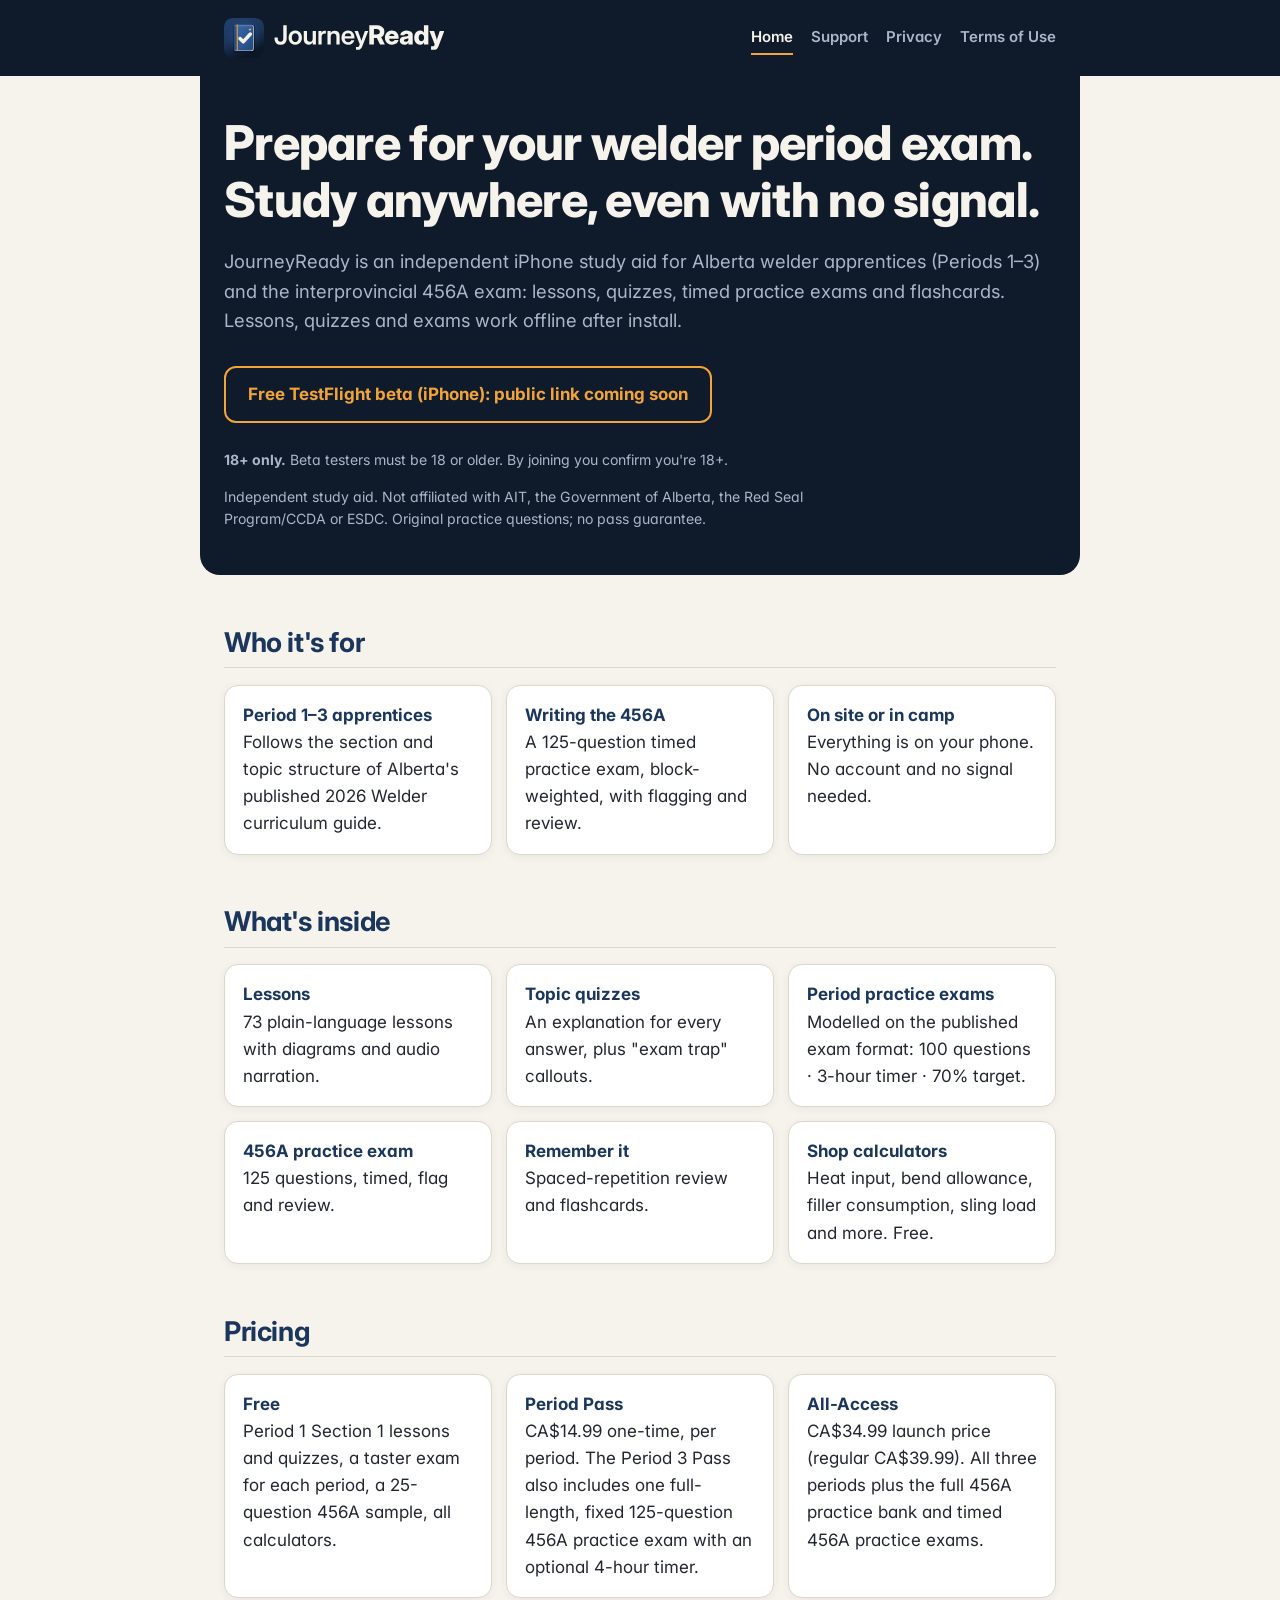
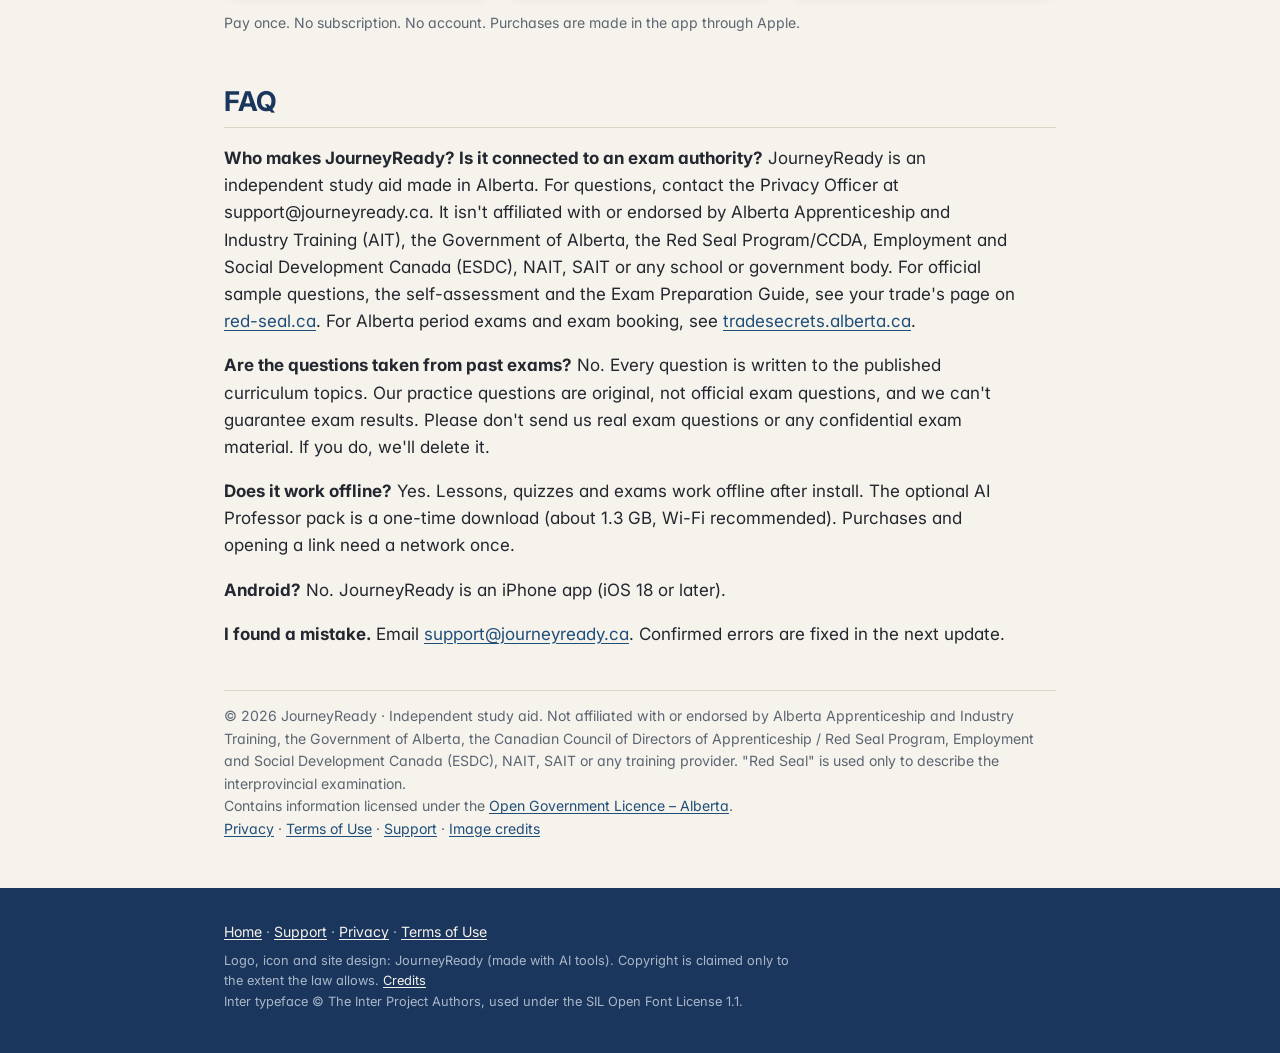
<file: index.html>
<!doctype html>
<html lang="en-CA">
<head>
<meta charset="utf-8">
<meta name="viewport" content="width=device-width, initial-scale=1">
<meta http-equiv="Content-Security-Policy" content="default-src 'none'; style-src 'self'; font-src 'self'; img-src 'self'; base-uri 'none'; form-action 'none'">
<meta name="referrer" content="no-referrer">
<title>JourneyReady: Welder · Offline exam study aid for Alberta apprentices (Periods 1–3 + 456A)</title>
<meta name="description" content="Independent iPhone study aid for Alberta welder apprentices: Period 1–3 lessons, quizzes, 100-question timed practice exams, and a 125-question 456A practice exam. Works offline after install. Independent; not affiliated with any government body or exam authority.">
<link rel="icon" href="/assets/favicon.svg" type="image/svg+xml">
<link rel="icon" href="/assets/favicon-32.png" sizes="32x32" type="image/png">
<link rel="icon" href="/assets/favicon-48.png" sizes="48x48" type="image/png">
<link rel="apple-touch-icon" sizes="180x180" href="/assets/apple-touch-icon.png">
<link rel="stylesheet" href="/assets/site.css">
</head>
<body class="page-home">
<div class="site-header"><div class="wrap">
  <a class="brand" href="/"><img src="/assets/journeyready-lockup-dark.svg" alt="JourneyReady" width="220" height="40"></a>
  <nav aria-label="Site"><a href="/" aria-current="page">Home</a> <a href="/support/">Support</a> <a href="/privacy/">Privacy</a> <a href="/terms/">Terms of Use</a></nav>
</div></div>
<main class="wrap content">
<header>
  <h1>Prepare for your welder period exam. Study anywhere, even with no signal.</h1>
  <p class="sub">JourneyReady is an independent iPhone study aid for Alberta welder apprentices (Periods 1–3) and the interprovincial 456A exam: lessons, quizzes, timed practice exams and flashcards. Lessons, quizzes and exams work offline after install.</p>
  <p class="cta cta-pending">Free TestFlight beta (iPhone): public link coming soon</p>
  <p class="small"><strong>18+ only.</strong> Beta testers must be 18 or older. By joining you confirm you're 18+.</p>
  <p class="small">Independent study aid. Not affiliated with AIT, the Government of Alberta, the Red Seal Program/CCDA or ESDC. Original practice questions; no pass guarantee.</p>
</header>

<h2>Who it's for</h2>
<div class="grid">
  <div class="card"><strong>Period 1–3 apprentices</strong><br>Follows the section and topic structure of Alberta's published 2026 Welder curriculum guide.</div>
  <div class="card"><strong>Writing the 456A</strong><br>A 125-question timed practice exam, block-weighted, with flagging and review.</div>
  <div class="card"><strong>On site or in camp</strong><br>Everything is on your phone. No account and no signal needed.</div>
</div>

<h2>What's inside</h2>
<div class="grid">
  <div class="card"><strong>Lessons</strong><br>73 plain-language lessons with diagrams and audio narration.</div>
  <div class="card"><strong>Topic quizzes</strong><br>An explanation for every answer, plus "exam trap" callouts.</div>
  <div class="card"><strong>Period practice exams</strong><br>Modelled on the published exam format: 100 questions · 3-hour timer · 70% target.</div>
  <div class="card"><strong>456A practice exam</strong><br>125 questions, timed, flag and review.</div>
  <div class="card"><strong>Remember it</strong><br>Spaced-repetition review and flashcards.</div>
  <div class="card"><strong>Shop calculators</strong><br>Heat input, bend allowance, filler consumption, sling load and more. Free.</div>
</div>

<h2>Pricing</h2>
<div class="grid">
  <div class="card"><strong>Free</strong><br>Period 1 Section 1 lessons and quizzes, a taster exam for each period, a 25-question 456A sample, all calculators.</div>
  <div class="card"><strong>Period Pass</strong><br>CA$14.99 one-time, per period. The Period 3 Pass also includes one full-length, fixed 125-question 456A practice exam with an optional 4-hour timer.</div>
  <div class="card"><strong>All-Access</strong><br>CA$34.99 launch price (regular CA$39.99). All three periods plus the full 456A practice bank and timed 456A practice exams.</div>
</div>
<p class="small">Pay once. No subscription. No account. Purchases are made in the app through Apple.</p>

<h2>FAQ</h2>
<p><strong>Who makes JourneyReady? Is it connected to an exam authority?</strong> JourneyReady is an independent study aid made in Alberta. For questions, contact the Privacy Officer at support@journeyready.ca. It isn't affiliated with or endorsed by Alberta Apprenticeship and Industry Training (AIT), the Government of Alberta, the Red Seal Program/CCDA, Employment and Social Development Canada (ESDC), NAIT, SAIT or any school or government body. For official sample questions, the self-assessment and the Exam Preparation Guide, see your trade's page on <a href="https://red-seal.ca">red-seal.ca</a>. For Alberta period exams and exam booking, see <a href="https://tradesecrets.alberta.ca/">tradesecrets.alberta.ca</a>.</p>
<p><strong>Are the questions taken from past exams?</strong> No. Every question is written to the published curriculum topics. Our practice questions are original, not official exam questions, and we can't guarantee exam results. Please don't send us real exam questions or any confidential exam material. If you do, we'll delete it.</p>
<p><strong>Does it work offline?</strong> Yes. Lessons, quizzes and exams work offline after install. The optional AI Professor pack is a one-time download (about 1.3 GB, Wi-Fi recommended). Purchases and opening a link need a network once.</p>
<p><strong>Android?</strong> No. JourneyReady is an iPhone app (iOS 18 or later).</p>
<p><strong>I found a mistake.</strong> Email <a href="mailto:support@journeyready.ca">support@journeyready.ca</a>. Confirmed errors are fixed in the next update.</p>

<footer>
© 2026 JourneyReady · Independent study aid. Not affiliated with or endorsed by Alberta Apprenticeship and Industry Training, the Government of Alberta, the Canadian Council of Directors of Apprenticeship / Red Seal Program, Employment and Social Development Canada (ESDC), NAIT, SAIT or any training provider. "Red Seal" is used only to describe the interprovincial examination.<br>
Contains information licensed under the <a href="https://open.alberta.ca/licence">Open Government Licence – Alberta</a>.<br>
<a href="/privacy/">Privacy</a> · <a href="/terms/">Terms of Use</a> · <a href="/support/">Support</a> · <a href="/support/#credits">Image credits</a>
</footer>
</main>
<footer class="site-footer"><div class="wrap">
  
  <p><a href="/">Home</a> · <a href="/support/">Support</a> · <a href="/privacy/">Privacy</a> · <a href="/terms/">Terms of Use</a></p>
  <p class="credit">Logo, icon and site design: JourneyReady (made with AI tools). Copyright is claimed only to the extent the law allows. <a href="/support/#credits">Credits</a><br>Inter typeface © The Inter Project Authors, used under the SIL Open Font License 1.1.</p>
</div></footer>
</body>
</html>
</file>
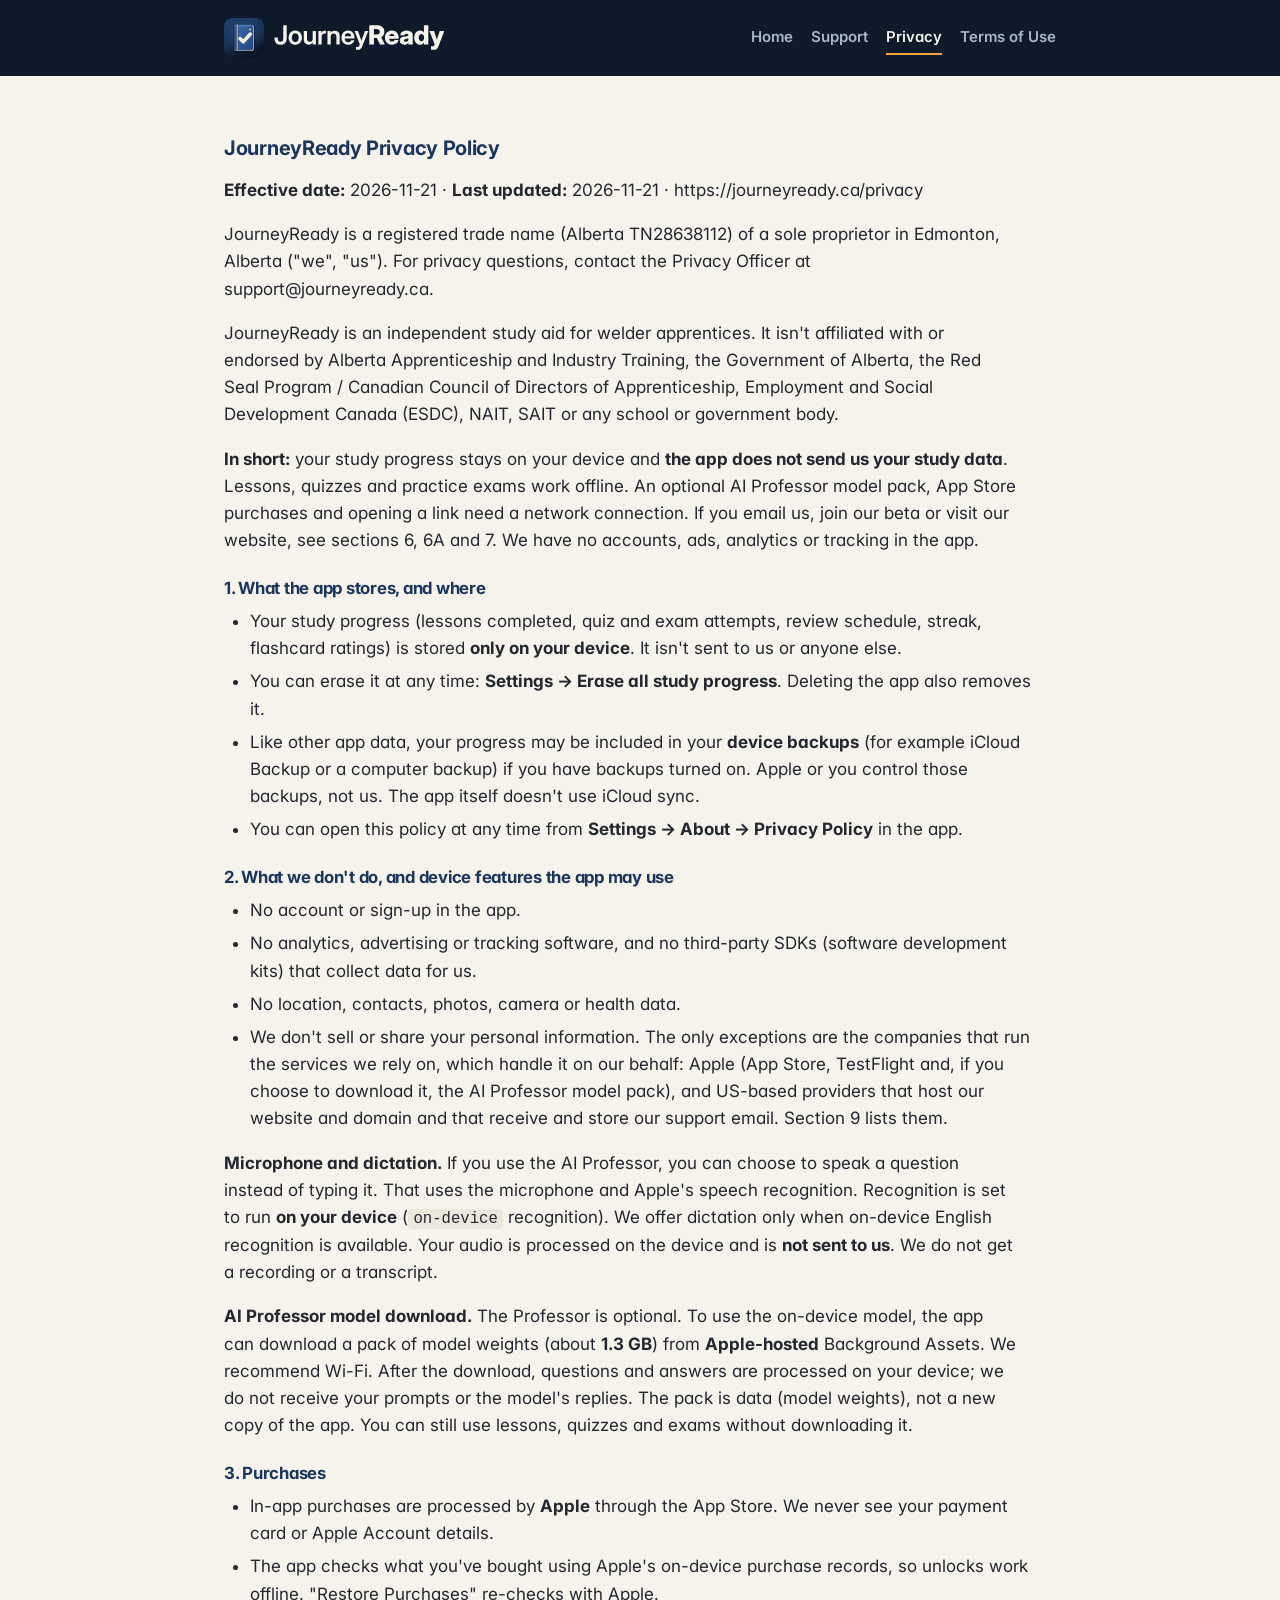
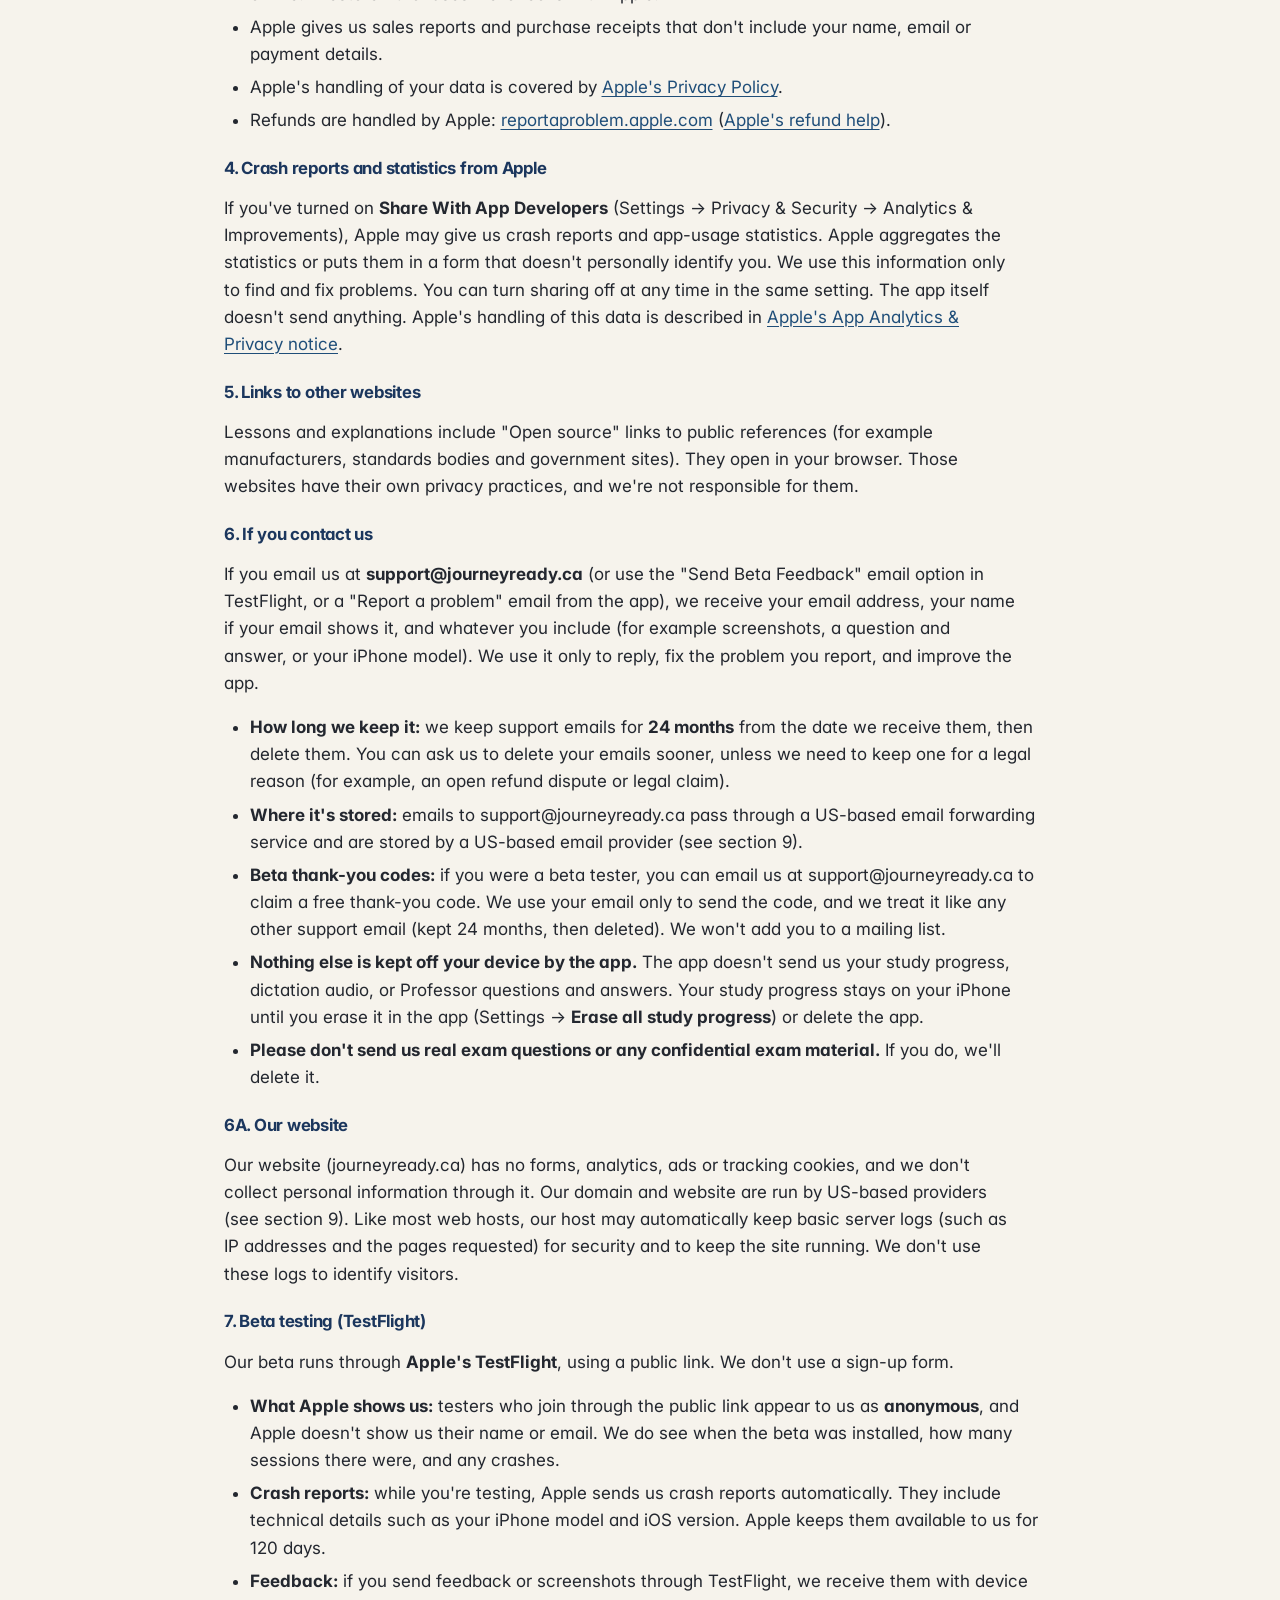
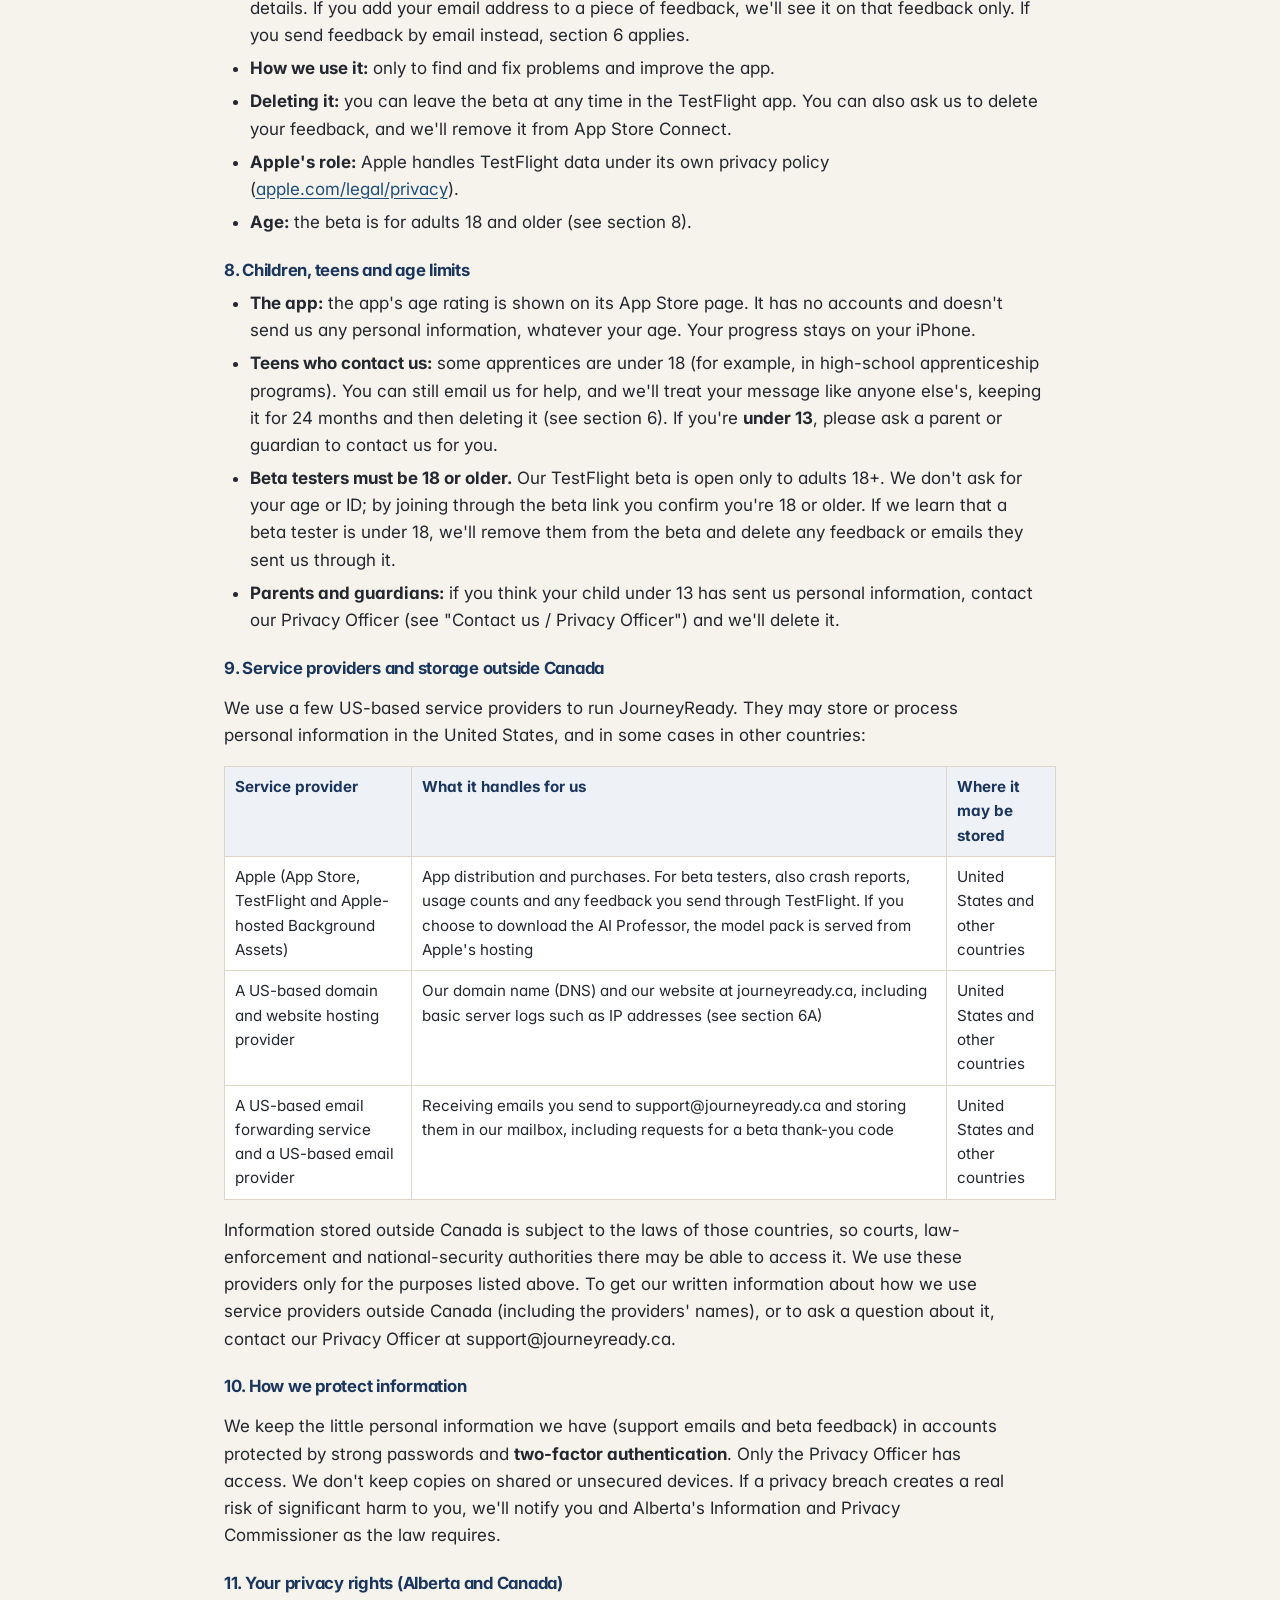
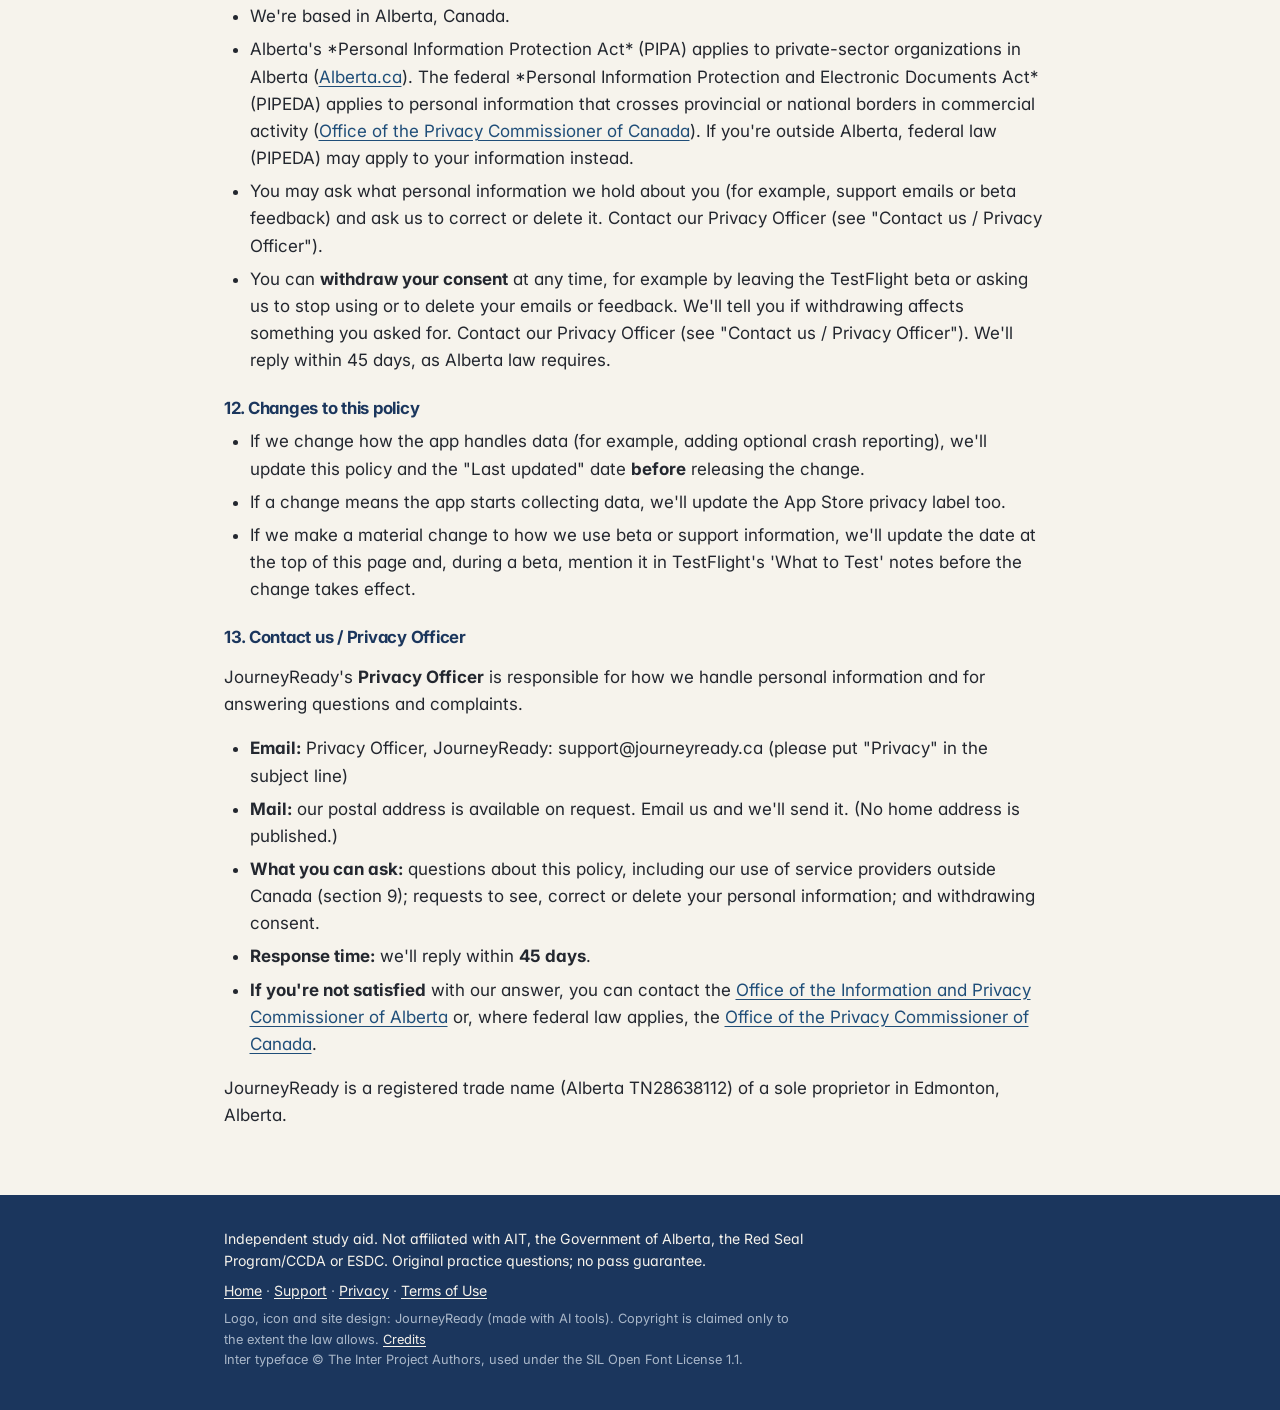
<file: privacy/index.html>
<!doctype html>
<html lang="en-CA">
<head>
<meta charset="utf-8">
<meta name="viewport" content="width=device-width, initial-scale=1">
<meta http-equiv="Content-Security-Policy" content="default-src 'none'; style-src 'self'; font-src 'self'; img-src 'self'; base-uri 'none'; form-action 'none'">
<meta name="referrer" content="no-referrer">
<title>JourneyReady Privacy Policy</title>
<link rel="icon" href="/assets/favicon.svg" type="image/svg+xml">
<link rel="icon" href="/assets/favicon-32.png" sizes="32x32" type="image/png">
<link rel="icon" href="/assets/favicon-48.png" sizes="48x48" type="image/png">
<link rel="apple-touch-icon" sizes="180x180" href="/assets/apple-touch-icon.png">
<link rel="stylesheet" href="/assets/site.css">
</head>
<body class="page-privacy">
<div class="site-header"><div class="wrap">
  <a class="brand" href="/"><img src="/assets/journeyready-lockup-dark.svg" alt="JourneyReady" width="220" height="40"></a>
  <nav aria-label="Site"><a href="/">Home</a> <a href="/support/">Support</a> <a href="/privacy/" aria-current="page">Privacy</a> <a href="/terms/">Terms of Use</a></nav>
</div></div>
<main class="wrap content">
<h3>JourneyReady Privacy Policy</h3>
<p><strong>Effective date:</strong> 2026-11-21  ·  <strong>Last updated:</strong> 2026-11-21  ·  https://journeyready.ca/privacy</p>
<p>JourneyReady is a registered trade name (Alberta TN28638112) of a sole proprietor in Edmonton, Alberta (&quot;we&quot;, &quot;us&quot;). For privacy questions, contact the Privacy Officer at support@journeyready.ca.</p>
<p>JourneyReady is an independent study aid for welder apprentices. It isn&#x27;t affiliated with or endorsed by Alberta Apprenticeship and Industry Training, the Government of Alberta, the Red Seal Program / Canadian Council of Directors of Apprenticeship, Employment and Social Development Canada (ESDC), NAIT, SAIT or any school or government body.</p>
<p><strong>In short:</strong> your study progress stays on your device and <strong>the app does not send us your study data</strong>. Lessons, quizzes and practice exams work offline. An optional AI Professor model pack, App Store purchases and opening a link need a network connection. If you email us, join our beta or visit our website, see sections 6, 6A and 7. We have no accounts, ads, analytics or tracking in the app.</p>
<h4>1. What the app stores, and where</h4>
<ul>
<li>Your study progress (lessons completed, quiz and exam attempts, review schedule, streak, flashcard ratings) is stored <strong>only on your device</strong>. It isn&#x27;t sent to us or anyone else.</li>
<li>You can erase it at any time: <strong>Settings → Erase all study progress</strong>. Deleting the app also removes it.</li>
<li>Like other app data, your progress may be included in your <strong>device backups</strong> (for example iCloud Backup or a computer backup) if you have backups turned on. Apple or you control those backups, not us. The app itself doesn&#x27;t use iCloud sync.</li>
<li>You can open this policy at any time from <strong>Settings → About → Privacy Policy</strong> in the app.</li>
</ul>
<h4>2. What we don&#x27;t do, and device features the app may use</h4>
<ul>
<li>No account or sign-up in the app.</li>
<li>No analytics, advertising or tracking software, and no third-party SDKs (software development kits) that collect data for us.</li>
<li>No location, contacts, photos, camera or health data.</li>
<li>We don&#x27;t sell or share your personal information. The only exceptions are the companies that run the services we rely on, which handle it on our behalf: Apple (App Store, TestFlight and, if you choose to download it, the AI Professor model pack), and US-based providers that host our website and domain and that receive and store our support email. Section 9 lists them.</li>
</ul>
<p><strong>Microphone and dictation.</strong> If you use the AI Professor, you can choose to speak a question instead of typing it. That uses the microphone and Apple&#x27;s speech recognition. Recognition is set to run <strong>on your device</strong> (<code>on-device</code> recognition). We offer dictation only when on-device English recognition is available. Your audio is processed on the device and is <strong>not sent to us</strong>. We do not get a recording or a transcript.</p>
<p><strong>AI Professor model download.</strong> The Professor is optional. To use the on-device model, the app can download a pack of model weights (about <strong>1.3 GB</strong>) from <strong>Apple-hosted</strong> Background Assets. We recommend Wi-Fi. After the download, questions and answers are processed on your device; we do not receive your prompts or the model&#x27;s replies. The pack is data (model weights), not a new copy of the app. You can still use lessons, quizzes and exams without downloading it.</p>
<h4>3. Purchases</h4>
<ul>
<li>In-app purchases are processed by <strong>Apple</strong> through the App Store. We never see your payment card or Apple Account details.</li>
<li>The app checks what you&#x27;ve bought using Apple&#x27;s on-device purchase records, so unlocks work offline. &quot;Restore Purchases&quot; re-checks with Apple.</li>
<li>Apple gives us sales reports and purchase receipts that don&#x27;t include your name, email or payment details.</li>
<li>Apple&#x27;s handling of your data is covered by <a href="https://www.apple.com/legal/privacy/">Apple&#x27;s Privacy Policy</a>.</li>
<li>Refunds are handled by Apple: <a href="https://reportaproblem.apple.com/">reportaproblem.apple.com</a> (<a href="https://support.apple.com/en-ca/118223">Apple&#x27;s refund help</a>).</li>
</ul>
<h4>4. Crash reports and statistics from Apple</h4>
<p>If you&#x27;ve turned on <strong>Share With App Developers</strong> (Settings → Privacy &amp; Security → Analytics &amp; Improvements), Apple may give us crash reports and app-usage statistics. Apple aggregates the statistics or puts them in a form that doesn&#x27;t personally identify you. We use this information only to find and fix problems. You can turn sharing off at any time in the same setting. The app itself doesn&#x27;t send anything. Apple&#x27;s handling of this data is described in <a href="https://www.apple.com/legal/privacy/data/en/app-analytics/">Apple&#x27;s App Analytics &amp; Privacy notice</a>.</p>
<h4>5. Links to other websites</h4>
<p>Lessons and explanations include &quot;Open source&quot; links to public references (for example manufacturers, standards bodies and government sites). They open in your browser. Those websites have their own privacy practices, and we&#x27;re not responsible for them.</p>
<h4>6. If you contact us</h4>
<p>If you email us at <strong>support@journeyready.ca</strong> (or use the &quot;Send Beta Feedback&quot; email option in TestFlight, or a &quot;Report a problem&quot; email from the app), we receive your email address, your name if your email shows it, and whatever you include (for example screenshots, a question and answer, or your iPhone model). We use it only to reply, fix the problem you report, and improve the app.</p>
<ul>
<li><strong>How long we keep it:</strong> we keep support emails for <strong>24 months</strong> from the date we receive them, then delete them. You can ask us to delete your emails sooner, unless we need to keep one for a legal reason (for example, an open refund dispute or legal claim).</li>
<li><strong>Where it&#x27;s stored:</strong> emails to support@journeyready.ca pass through a US-based email forwarding service and are stored by a US-based email provider (see section 9).</li>
<li><strong>Beta thank-you codes:</strong> if you were a beta tester, you can email us at support@journeyready.ca to claim a free thank-you code. We use your email only to send the code, and we treat it like any other support email (kept 24 months, then deleted). We won&#x27;t add you to a mailing list.</li>
<li><strong>Nothing else is kept off your device by the app.</strong> The app doesn&#x27;t send us your study progress, dictation audio, or Professor questions and answers. Your study progress stays on your iPhone until you erase it in the app (Settings → <strong>Erase all study progress</strong>) or delete the app.</li>
<li><strong>Please don&#x27;t send us real exam questions or any confidential exam material.</strong> If you do, we&#x27;ll delete it.</li>
</ul>
<h4>6A. Our website</h4>
<p>Our website (journeyready.ca) has no forms, analytics, ads or tracking cookies, and we don&#x27;t collect personal information through it. Our domain and website are run by US-based providers (see section 9). Like most web hosts, our host may automatically keep basic server logs (such as IP addresses and the pages requested) for security and to keep the site running. We don&#x27;t use these logs to identify visitors.</p>
<h4>7. Beta testing (TestFlight)</h4>
<p>Our beta runs through <strong>Apple&#x27;s TestFlight</strong>, using a public link. We don&#x27;t use a sign-up form.</p>
<ul>
<li><strong>What Apple shows us:</strong> testers who join through the public link appear to us as <strong>anonymous</strong>, and Apple doesn&#x27;t show us their name or email. We do see when the beta was installed, how many sessions there were, and any crashes.</li>
<li><strong>Crash reports:</strong> while you&#x27;re testing, Apple sends us crash reports automatically. They include technical details such as your iPhone model and iOS version. Apple keeps them available to us for 120 days.</li>
<li><strong>Feedback:</strong> if you send feedback or screenshots through TestFlight, we receive them with device details. If you add your email address to a piece of feedback, we&#x27;ll see it on that feedback only. If you send feedback by email instead, section 6 applies.</li>
<li><strong>How we use it:</strong> only to find and fix problems and improve the app.</li>
<li><strong>Deleting it:</strong> you can leave the beta at any time in the TestFlight app. You can also ask us to delete your feedback, and we&#x27;ll remove it from App Store Connect.</li>
<li><strong>Apple&#x27;s role:</strong> Apple handles TestFlight data under its own privacy policy (<a href="https://www.apple.com/legal/privacy/">apple.com/legal/privacy</a>).</li>
<li><strong>Age:</strong> the beta is for adults 18 and older (see section 8).</li>
</ul>
<h4>8. Children, teens and age limits</h4>
<ul>
<li><strong>The app:</strong> the app's age rating is shown on its App Store page. It has no accounts and doesn&#x27;t send us any personal information, whatever your age. Your progress stays on your iPhone.</li>
<li><strong>Teens who contact us:</strong> some apprentices are under 18 (for example, in high-school apprenticeship programs). You can still email us for help, and we&#x27;ll treat your message like anyone else&#x27;s, keeping it for 24 months and then deleting it (see section 6). If you&#x27;re <strong>under 13</strong>, please ask a parent or guardian to contact us for you.</li>
<li><strong>Beta testers must be 18 or older.</strong> Our TestFlight beta is open only to adults 18+. We don&#x27;t ask for your age or ID; by joining through the beta link you confirm you&#x27;re 18 or older. If we learn that a beta tester is under 18, we&#x27;ll remove them from the beta and delete any feedback or emails they sent us through it.</li>
<li><strong>Parents and guardians:</strong> if you think your child under 13 has sent us personal information, contact our Privacy Officer (see &quot;Contact us / Privacy Officer&quot;) and we&#x27;ll delete it.</li>
</ul>
<h4>9. Service providers and storage outside Canada</h4>
<p>We use a few US-based service providers to run JourneyReady. They may store or process personal information in the United States, and in some cases in other countries:</p>
<table>
<thead><tr><th>Service provider</th><th>What it handles for us</th><th>Where it may be stored</th></tr></thead>
<tbody>
<tr><td>Apple (App Store, TestFlight and Apple-hosted Background Assets)</td><td>App distribution and purchases. For beta testers, also crash reports, usage counts and any feedback you send through TestFlight. If you choose to download the AI Professor, the model pack is served from Apple&#x27;s hosting</td><td>United States and other countries</td></tr>
<tr><td>A US-based domain and website hosting provider</td><td>Our domain name (DNS) and our website at journeyready.ca, including basic server logs such as IP addresses (see section 6A)</td><td>United States and other countries</td></tr>
<tr><td>A US-based email forwarding service and a US-based email provider</td><td>Receiving emails you send to support@journeyready.ca and storing them in our mailbox, including requests for a beta thank-you code</td><td>United States and other countries</td></tr>
</tbody></table>
<p>Information stored outside Canada is subject to the laws of those countries, so courts, law-enforcement and national-security authorities there may be able to access it. We use these providers only for the purposes listed above. To get our written information about how we use service providers outside Canada (including the providers&#x27; names), or to ask a question about it, contact our Privacy Officer at support@journeyready.ca.</p>
<h4>10. How we protect information</h4>
<p>We keep the little personal information we have (support emails and beta feedback) in accounts protected by strong passwords and <strong>two-factor authentication</strong>. Only the Privacy Officer has access. We don&#x27;t keep copies on shared or unsecured devices. If a privacy breach creates a real risk of significant harm to you, we&#x27;ll notify you and Alberta&#x27;s Information and Privacy Commissioner as the law requires.</p>
<h4>11. Your privacy rights (Alberta and Canada)</h4>
<ul>
<li>We&#x27;re based in Alberta, Canada.</li>
<li>Alberta&#x27;s *Personal Information Protection Act* (PIPA) applies to private-sector organizations in Alberta (<a href="https://www.alberta.ca/personal-information-protection-act">Alberta.ca</a>). The federal *Personal Information Protection and Electronic Documents Act* (PIPEDA) applies to personal information that crosses provincial or national borders in commercial activity (<a href="https://www.priv.gc.ca/en/privacy-topics/privacy-laws-in-canada/the-personal-information-protection-and-electronic-documents-act-pipeda/pipeda_brief/">Office of the Privacy Commissioner of Canada</a>). If you&#x27;re outside Alberta, federal law (PIPEDA) may apply to your information instead.</li>
<li>You may ask what personal information we hold about you (for example, support emails or beta feedback) and ask us to correct or delete it. Contact our Privacy Officer (see &quot;Contact us / Privacy Officer&quot;).</li>
<li>You can <strong>withdraw your consent</strong> at any time, for example by leaving the TestFlight beta or asking us to stop using or to delete your emails or feedback. We&#x27;ll tell you if withdrawing affects something you asked for. Contact our Privacy Officer (see &quot;Contact us / Privacy Officer&quot;). We&#x27;ll reply within 45 days, as Alberta law requires.</li>
</ul>
<h4>12. Changes to this policy</h4>
<ul>
<li>If we change how the app handles data (for example, adding optional crash reporting), we&#x27;ll update this policy and the &quot;Last updated&quot; date <strong>before</strong> releasing the change.</li>
<li>If a change means the app starts collecting data, we&#x27;ll update the App Store privacy label too.</li>
<li>If we make a material change to how we use beta or support information, we&#x27;ll update the date at the top of this page and, during a beta, mention it in TestFlight&#x27;s &#x27;What to Test&#x27; notes before the change takes effect.</li>
</ul>
<h4>13. Contact us / Privacy Officer</h4>
<p>JourneyReady&#x27;s <strong>Privacy Officer</strong> is responsible for how we handle personal information and for answering questions and complaints.</p>
<ul>
<li><strong>Email:</strong> Privacy Officer, JourneyReady: support@journeyready.ca (please put &quot;Privacy&quot; in the subject line)</li>
<li><strong>Mail:</strong> our postal address is available on request. Email us and we&#x27;ll send it. (No home address is published.)</li>
<li><strong>What you can ask:</strong> questions about this policy, including our use of service providers outside Canada (section 9); requests to see, correct or delete your personal information; and withdrawing consent.</li>
<li><strong>Response time:</strong> we&#x27;ll reply within <strong>45 days</strong>.</li>
<li><strong>If you&#x27;re not satisfied</strong> with our answer, you can contact the <a href="https://oipc.ab.ca/">Office of the Information and Privacy Commissioner of Alberta</a> or, where federal law applies, the <a href="https://www.priv.gc.ca/">Office of the Privacy Commissioner of Canada</a>.</li>
</ul>
<p>JourneyReady is a registered trade name (Alberta TN28638112) of a sole proprietor in Edmonton, Alberta.</p>
</main>
<footer class="site-footer"><div class="wrap">
  <p class="site-disclaimer">Independent study aid. Not affiliated with AIT, the Government of Alberta, the Red Seal Program/CCDA or ESDC. Original practice questions; no pass guarantee.</p>
  <p><a href="/">Home</a> · <a href="/support/">Support</a> · <a href="/privacy/">Privacy</a> · <a href="/terms/">Terms of Use</a></p>
  <p class="credit">Logo, icon and site design: JourneyReady (made with AI tools). Copyright is claimed only to the extent the law allows. <a href="/support/#credits">Credits</a><br>Inter typeface © The Inter Project Authors, used under the SIL Open Font License 1.1.</p>
</div></footer>
</body>
</html>
</file>
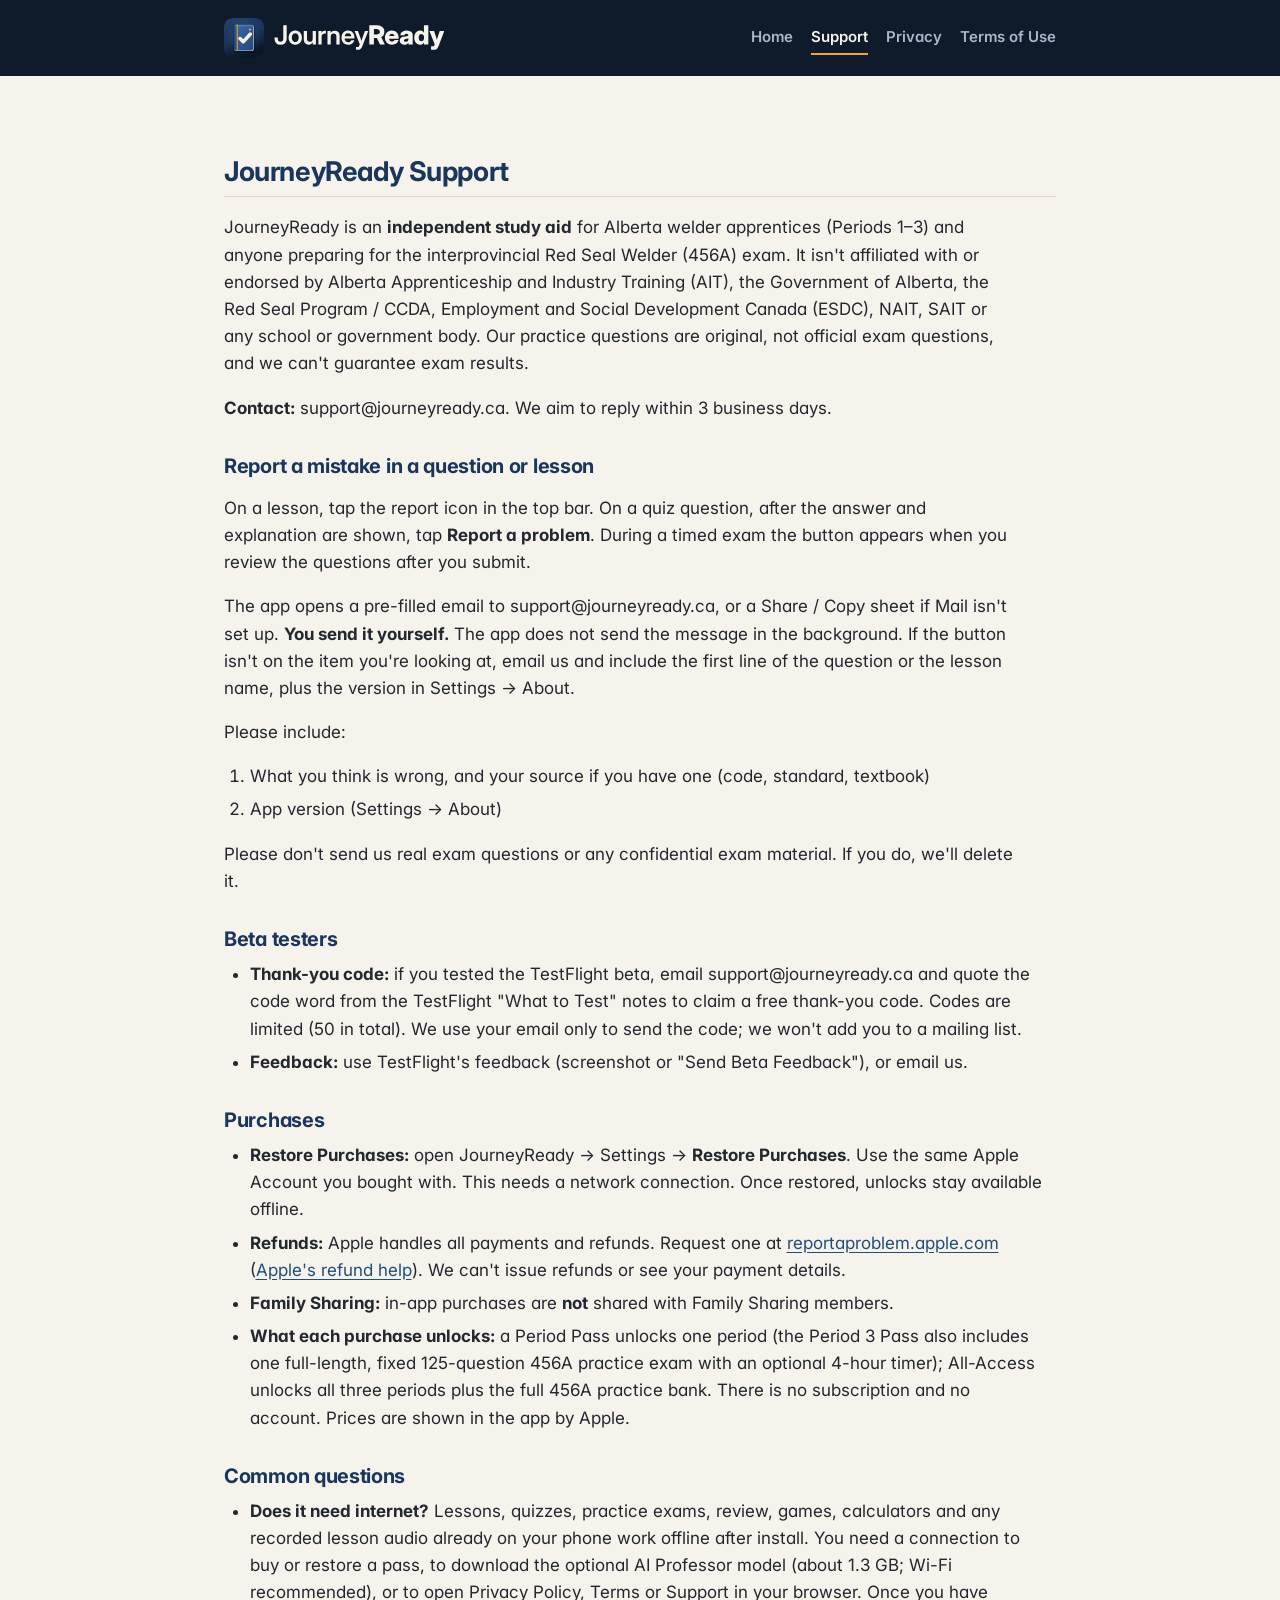
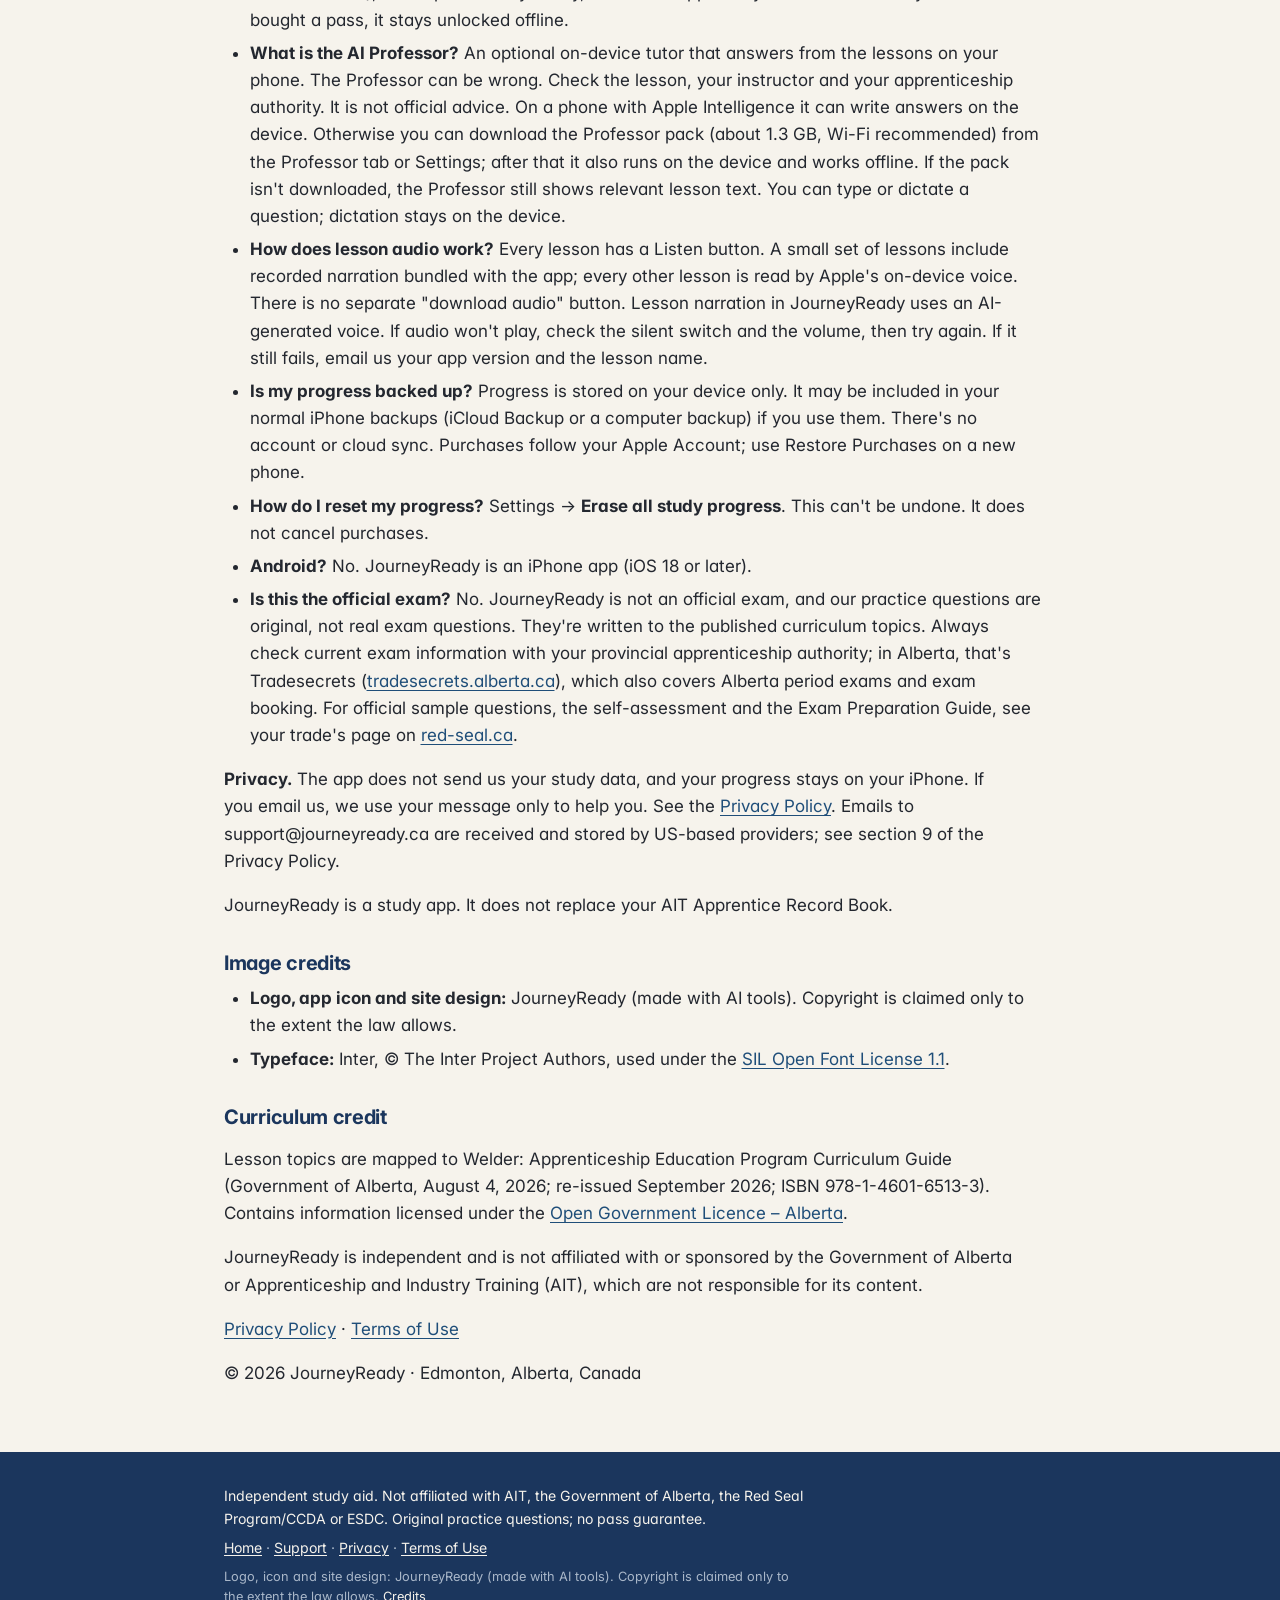
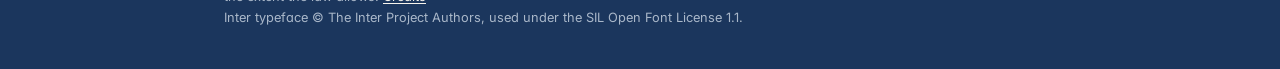
<file: support/index.html>
<!doctype html>
<html lang="en-CA">
<head>
<meta charset="utf-8">
<meta name="viewport" content="width=device-width, initial-scale=1">
<meta http-equiv="Content-Security-Policy" content="default-src 'none'; style-src 'self'; font-src 'self'; img-src 'self'; base-uri 'none'; form-action 'none'">
<meta name="referrer" content="no-referrer">
<title>JourneyReady Support</title>
<link rel="icon" href="/assets/favicon.svg" type="image/svg+xml">
<link rel="icon" href="/assets/favicon-32.png" sizes="32x32" type="image/png">
<link rel="icon" href="/assets/favicon-48.png" sizes="48x48" type="image/png">
<link rel="apple-touch-icon" sizes="180x180" href="/assets/apple-touch-icon.png">
<link rel="stylesheet" href="/assets/site.css">
</head>
<body class="page-support">
<div class="site-header"><div class="wrap">
  <a class="brand" href="/"><img src="/assets/journeyready-lockup-dark.svg" alt="JourneyReady" width="220" height="40"></a>
  <nav aria-label="Site"><a href="/">Home</a> <a href="/support/" aria-current="page">Support</a> <a href="/privacy/">Privacy</a> <a href="/terms/">Terms of Use</a></nav>
</div></div>
<main class="wrap content">
<h2>JourneyReady Support</h2>
<p>JourneyReady is an <strong>independent study aid</strong> for Alberta welder apprentices (Periods 1–3) and anyone preparing for the interprovincial Red Seal Welder (456A) exam. It isn't affiliated with or endorsed by Alberta Apprenticeship and Industry Training (AIT), the Government of Alberta, the Red Seal Program / CCDA, Employment and Social Development Canada (ESDC), NAIT, SAIT or any school or government body. Our practice questions are original, not official exam questions, and we can't guarantee exam results.</p>
<p><strong>Contact:</strong> support@journeyready.ca. We aim to reply within 3 business days.</p>
<h3>Report a mistake in a question or lesson</h3>
<p>On a lesson, tap the report icon in the top bar. On a quiz question, after the answer and explanation are shown, tap <strong>Report a problem</strong>. During a timed exam the button appears when you review the questions after you submit.</p>
<p>The app opens a pre-filled email to support@journeyready.ca, or a Share / Copy sheet if Mail isn't set up. <strong>You send it yourself.</strong> The app does not send the message in the background. If the button isn't on the item you're looking at, email us and include the first line of the question or the lesson name, plus the version in Settings → About.</p>
<p>Please include:</p>
<ol>
<li>What you think is wrong, and your source if you have one (code, standard, textbook)</li>
<li>App version (Settings → About)</li>
</ol>
<p>Please don't send us real exam questions or any confidential exam material. If you do, we'll delete it.</p>
<h3>Beta testers</h3>
<ul>
<li><strong>Thank-you code:</strong> if you tested the TestFlight beta, email support@journeyready.ca and quote the code word from the TestFlight "What to Test" notes to claim a free thank-you code. Codes are limited (50 in total). We use your email only to send the code; we won't add you to a mailing list.</li>
<li><strong>Feedback:</strong> use TestFlight's feedback (screenshot or "Send Beta Feedback"), or email us.</li>
</ul>
<h3>Purchases</h3>
<ul>
<li><strong>Restore Purchases:</strong> open JourneyReady → Settings → <strong>Restore Purchases</strong>. Use the same Apple Account you bought with. This needs a network connection. Once restored, unlocks stay available offline.</li>
<li><strong>Refunds:</strong> Apple handles all payments and refunds. Request one at <a href="https://reportaproblem.apple.com/">reportaproblem.apple.com</a> (<a href="https://support.apple.com/en-ca/118223">Apple's refund help</a>). We can't issue refunds or see your payment details.</li>
<li><strong>Family Sharing:</strong> in-app purchases are <strong>not</strong> shared with Family Sharing members.</li>
<li><strong>What each purchase unlocks:</strong> a Period Pass unlocks one period (the Period 3 Pass also includes one full-length, fixed 125-question 456A practice exam with an optional 4-hour timer); All-Access unlocks all three periods plus the full 456A practice bank. There is no subscription and no account. Prices are shown in the app by Apple.</li>
</ul>
<h3>Common questions</h3>
<ul>
<li><strong>Does it need internet?</strong> Lessons, quizzes, practice exams, review, games, calculators and any recorded lesson audio already on your phone work offline after install. You need a connection to buy or restore a pass, to download the optional AI Professor model (about 1.3 GB; Wi-Fi recommended), or to open Privacy Policy, Terms or Support in your browser. Once you have bought a pass, it stays unlocked offline.</li>
<li><strong>What is the AI Professor?</strong> An optional on-device tutor that answers from the lessons on your phone. The Professor can be wrong. Check the lesson, your instructor and your apprenticeship authority. It is not official advice. On a phone with Apple Intelligence it can write answers on the device. Otherwise you can download the Professor pack (about 1.3 GB, Wi-Fi recommended) from the Professor tab or Settings; after that it also runs on the device and works offline. If the pack isn't downloaded, the Professor still shows relevant lesson text. You can type or dictate a question; dictation stays on the device.</li>
<li><strong>How does lesson audio work?</strong> Every lesson has a Listen button. A small set of lessons include recorded narration bundled with the app; every other lesson is read by Apple's on-device voice. There is no separate "download audio" button. Lesson narration in JourneyReady uses an AI-generated voice. If audio won't play, check the silent switch and the volume, then try again. If it still fails, email us your app version and the lesson name.</li>
<li><strong>Is my progress backed up?</strong> Progress is stored on your device only. It may be included in your normal iPhone backups (iCloud Backup or a computer backup) if you use them. There's no account or cloud sync. Purchases follow your Apple Account; use Restore Purchases on a new phone.</li>
<li><strong>How do I reset my progress?</strong> Settings → <strong>Erase all study progress</strong>. This can't be undone. It does not cancel purchases.</li>
<li><strong>Android?</strong> No. JourneyReady is an iPhone app (iOS 18 or later).</li>
<li><strong>Is this the official exam?</strong> No. JourneyReady is not an official exam, and our practice questions are original, not real exam questions. They're written to the published curriculum topics. Always check current exam information with your provincial apprenticeship authority; in Alberta, that's Tradesecrets (<a href="https://tradesecrets.alberta.ca/">tradesecrets.alberta.ca</a>), which also covers Alberta period exams and exam booking. For official sample questions, the self-assessment and the Exam Preparation Guide, see your trade's page on <a href="https://red-seal.ca">red-seal.ca</a>.</li>
</ul>
<p><strong>Privacy.</strong> The app does not send us your study data, and your progress stays on your iPhone. If you email us, we use your message only to help you. See the <a href="/privacy/">Privacy Policy</a>. Emails to support@journeyready.ca are received and stored by US-based providers; see section 9 of the Privacy Policy.</p>
<p>JourneyReady is a study app. It does not replace your AIT Apprentice Record Book.</p>
<h3 id="credits">Image credits</h3>
<ul>
<li><strong>Logo, app icon and site design:</strong> JourneyReady (made with AI tools). Copyright is claimed only to the extent the law allows.</li>
<li><strong>Typeface:</strong> Inter, © The Inter Project Authors, used under the <a href="/assets/fonts/Inter-OFL.txt">SIL Open Font License 1.1</a>.</li>
</ul>
<h3 id="curriculum-credit">Curriculum credit</h3>
<p>Lesson topics are mapped to Welder: Apprenticeship Education Program Curriculum Guide (Government of Alberta, August 4, 2026; re-issued September 2026; ISBN 978-1-4601-6513-3). Contains information licensed under the <a href="https://open.alberta.ca/licence">Open Government Licence – Alberta</a>.</p>
<p>JourneyReady is independent and is not affiliated with or sponsored by the Government of Alberta or Apprenticeship and Industry Training (AIT), which are not responsible for its content.</p>
<p><a href="/privacy/">Privacy Policy</a> · <a href="/terms/">Terms of Use</a></p>
<p>© 2026 JourneyReady · Edmonton, Alberta, Canada</p>
</main>
<footer class="site-footer"><div class="wrap">
  <p class="site-disclaimer">Independent study aid. Not affiliated with AIT, the Government of Alberta, the Red Seal Program/CCDA or ESDC. Original practice questions; no pass guarantee.</p>
  <p><a href="/">Home</a> · <a href="/support/">Support</a> · <a href="/privacy/">Privacy</a> · <a href="/terms/">Terms of Use</a></p>
  <p class="credit">Logo, icon and site design: JourneyReady (made with AI tools). Copyright is claimed only to the extent the law allows. <a href="/support/#credits">Credits</a><br>Inter typeface © The Inter Project Authors, used under the SIL Open Font License 1.1.</p>
</div></footer>
</body>
</html>
</file>
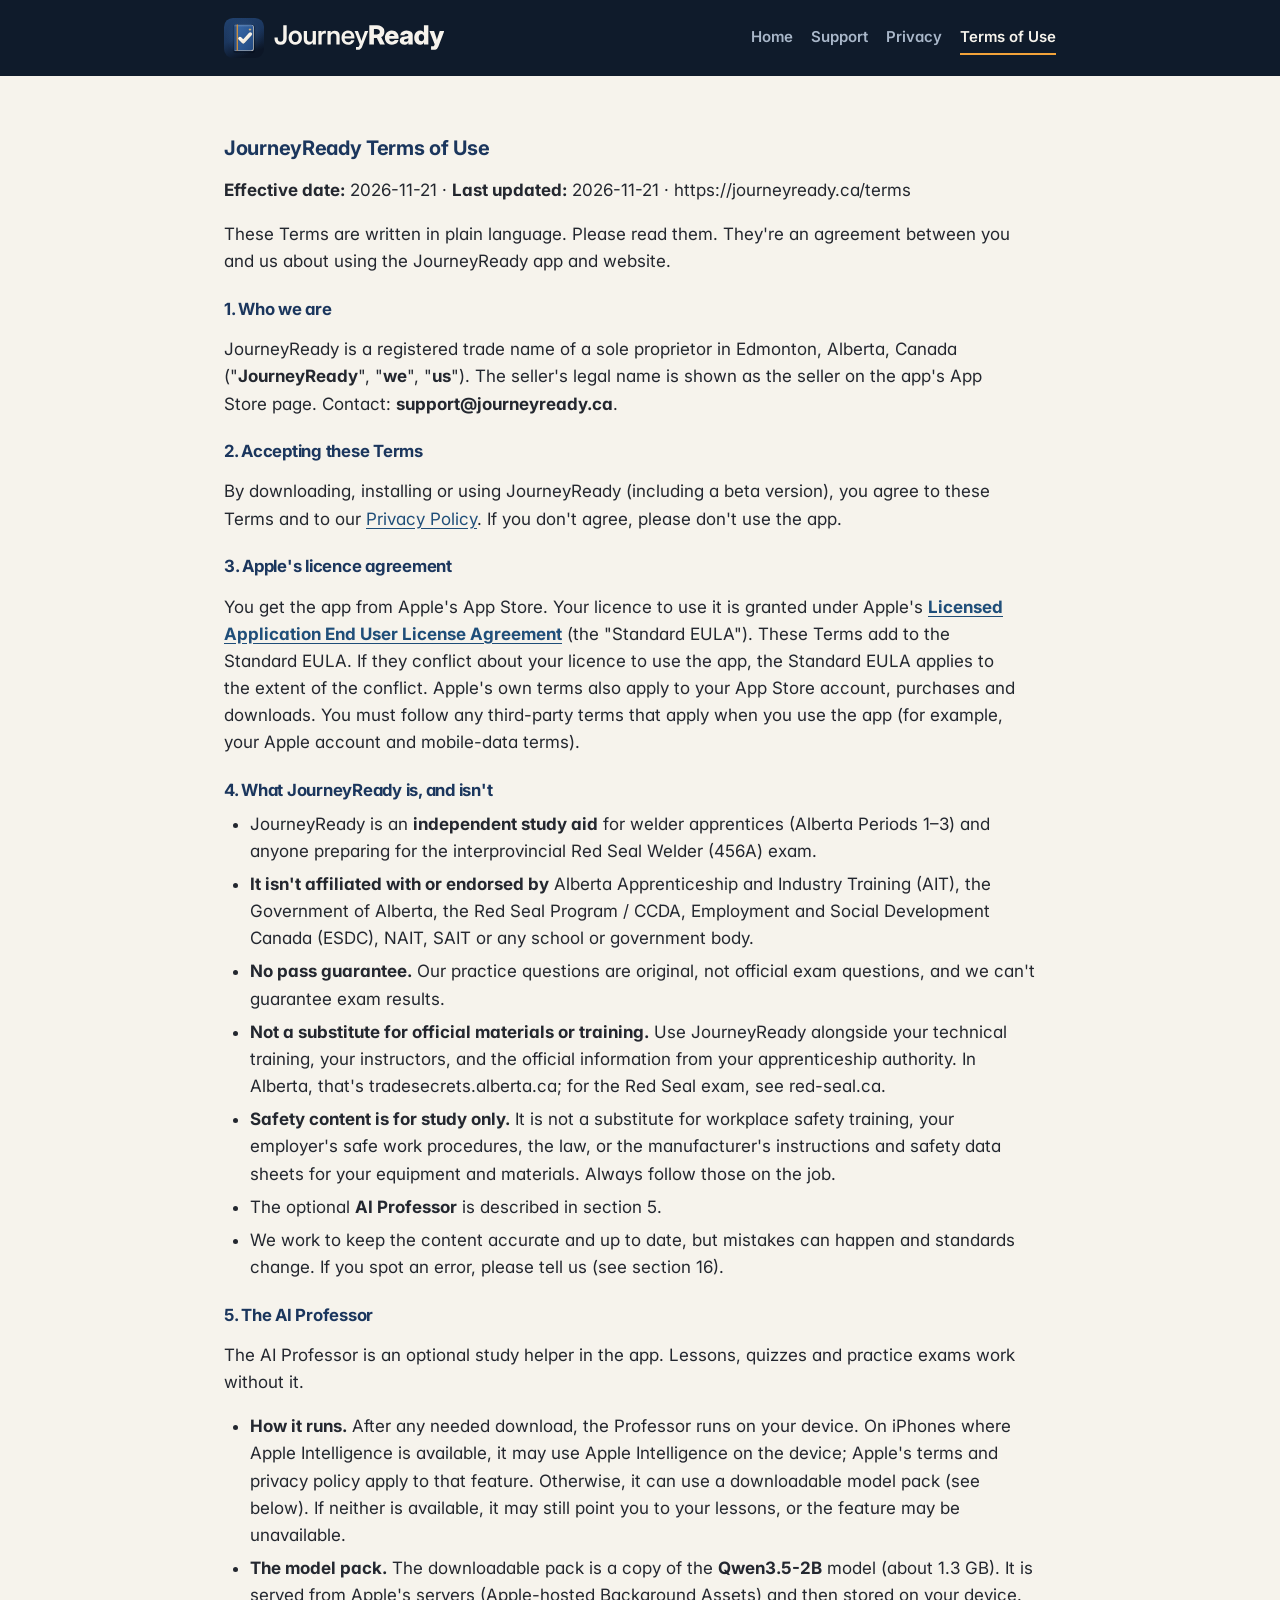
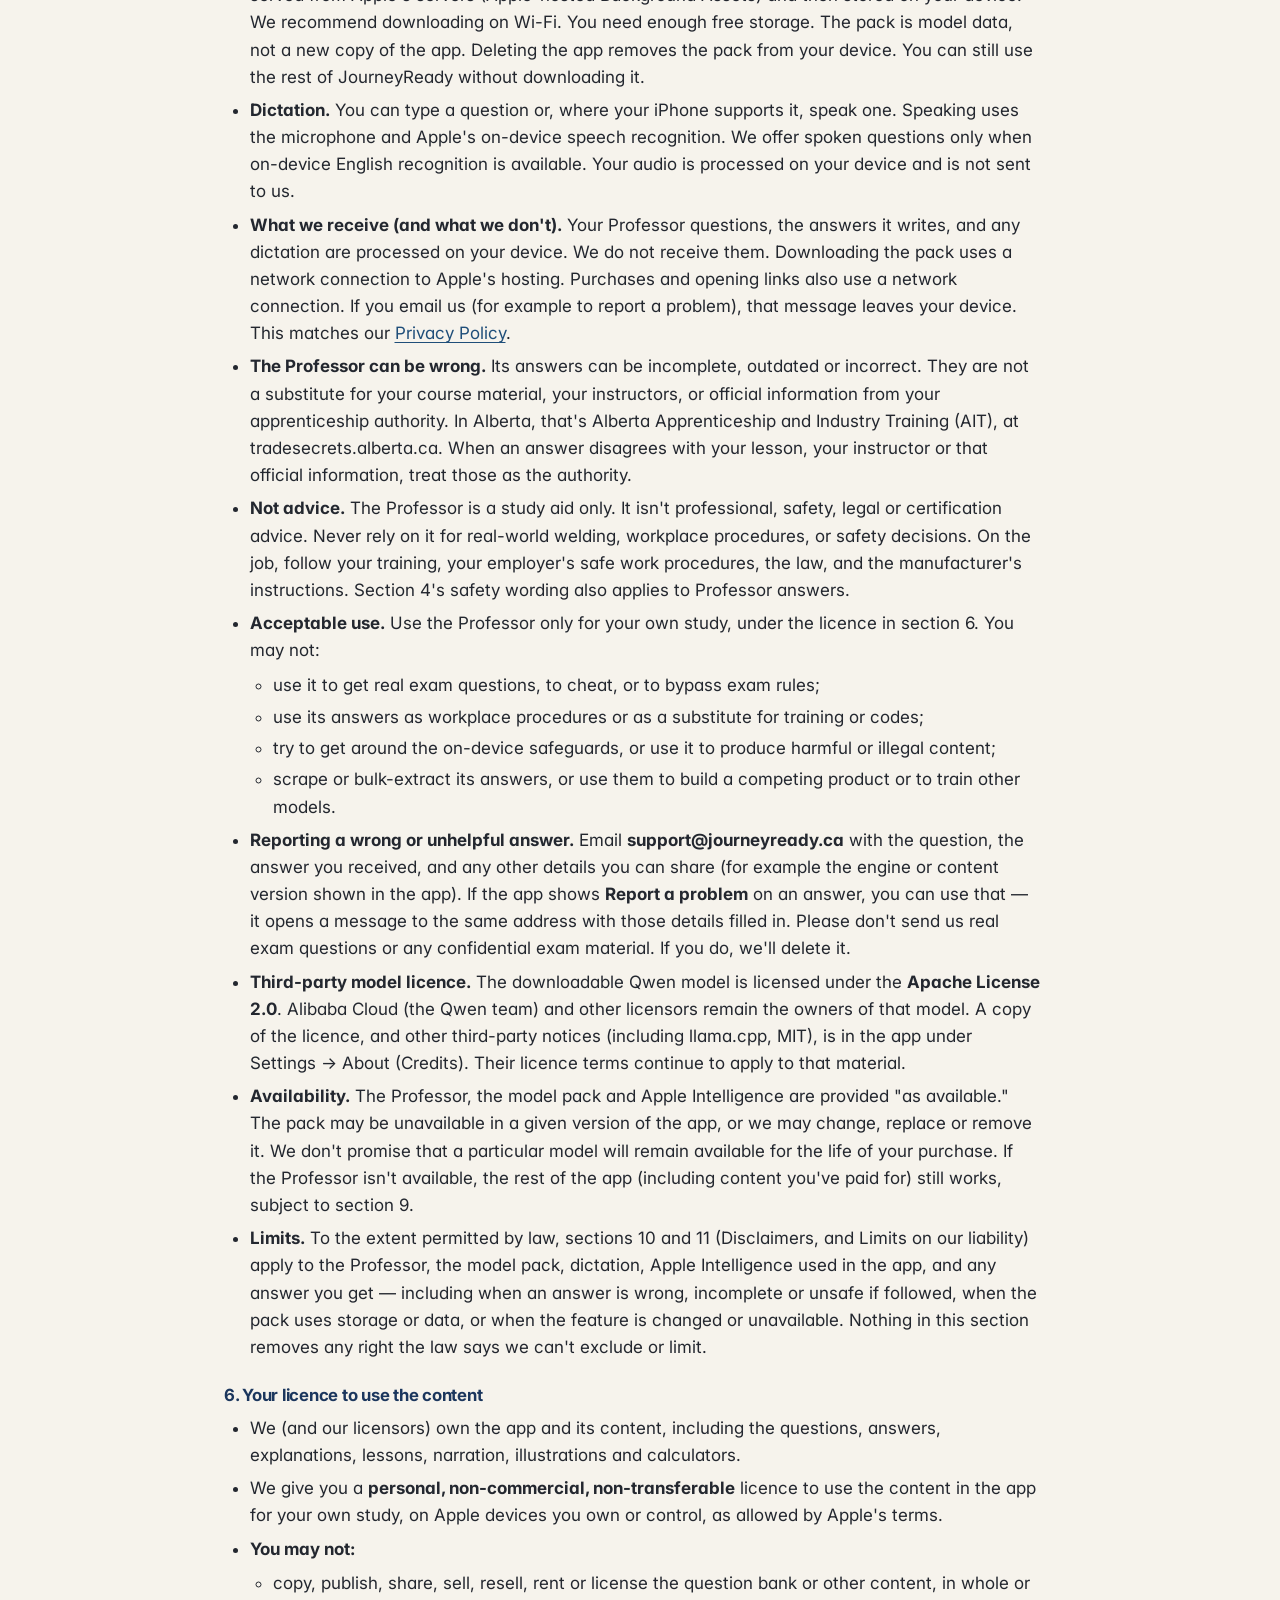
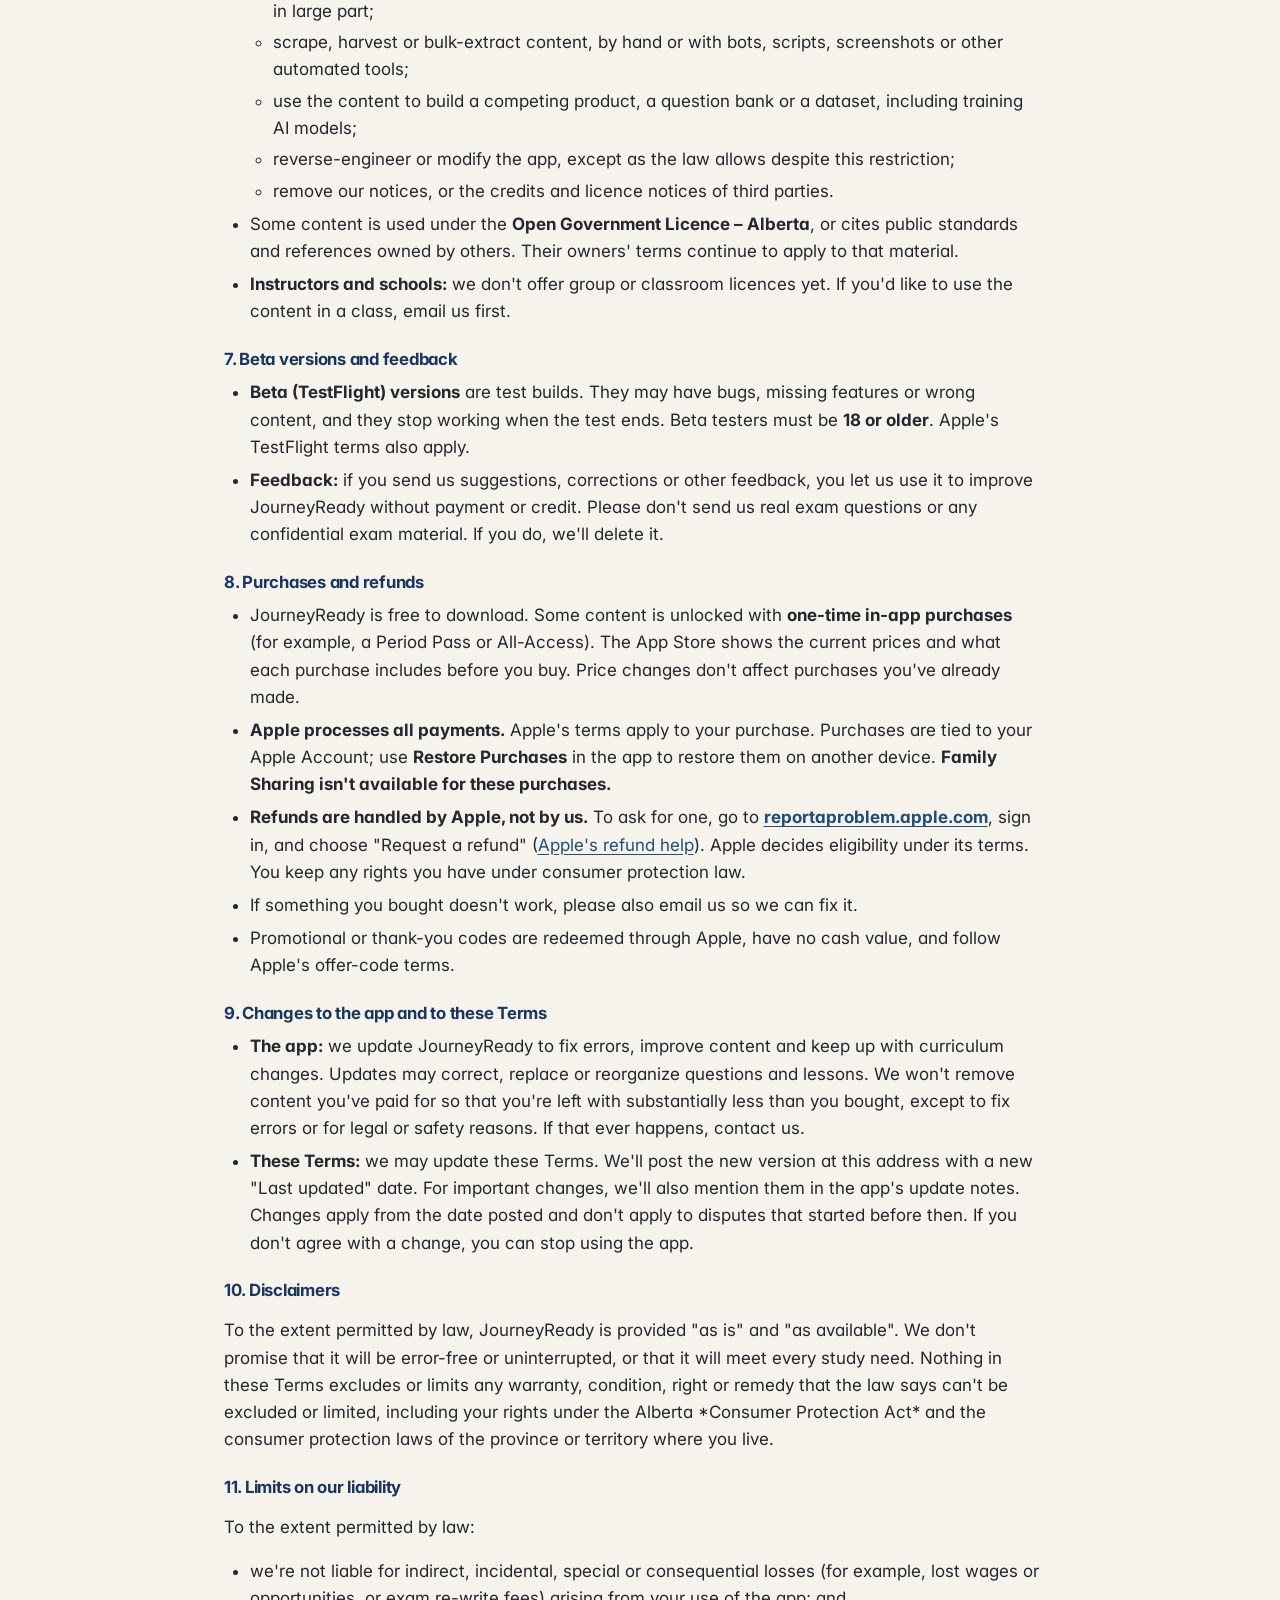
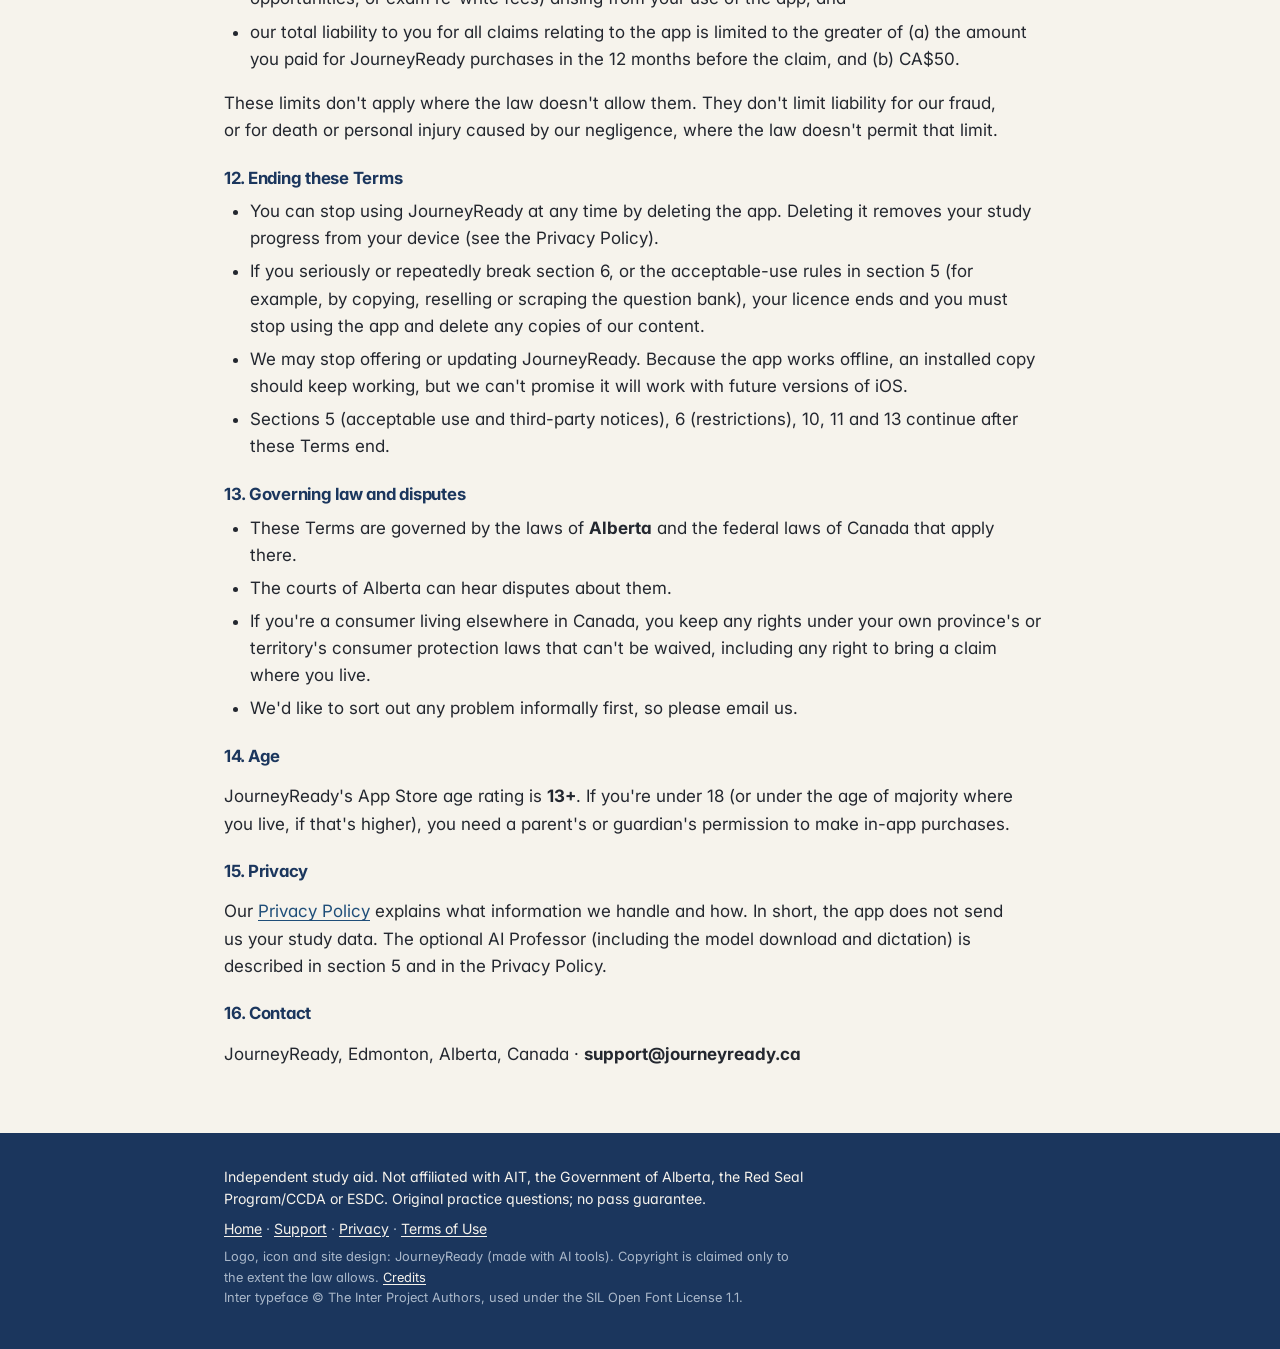
<file: terms/index.html>
<!doctype html>
<html lang="en-CA">
<head>
<meta charset="utf-8">
<meta name="viewport" content="width=device-width, initial-scale=1">
<meta http-equiv="Content-Security-Policy" content="default-src 'none'; style-src 'self'; font-src 'self'; img-src 'self'; base-uri 'none'; form-action 'none'">
<meta name="referrer" content="no-referrer">
<title>JourneyReady Terms of Use</title>
<link rel="icon" href="/assets/favicon.svg" type="image/svg+xml">
<link rel="icon" href="/assets/favicon-32.png" sizes="32x32" type="image/png">
<link rel="icon" href="/assets/favicon-48.png" sizes="48x48" type="image/png">
<link rel="apple-touch-icon" sizes="180x180" href="/assets/apple-touch-icon.png">
<link rel="stylesheet" href="/assets/site.css">
</head>
<body class="page-terms">
<div class="site-header"><div class="wrap">
  <a class="brand" href="/"><img src="/assets/journeyready-lockup-dark.svg" alt="JourneyReady" width="220" height="40"></a>
  <nav aria-label="Site"><a href="/">Home</a> <a href="/support/">Support</a> <a href="/privacy/">Privacy</a> <a href="/terms/" aria-current="page">Terms of Use</a></nav>
</div></div>
<main class="wrap content">
<h3>JourneyReady Terms of Use</h3>
<p><strong>Effective date:</strong> 2026-11-21 · <strong>Last updated:</strong> 2026-11-21 · https://journeyready.ca/terms</p>
<p>These Terms are written in plain language. Please read them. They&#x27;re an agreement between you and us about using the JourneyReady app and website.</p>
<h4 id="section-1">1. Who we are</h4>
<p>JourneyReady is a registered trade name of a sole proprietor in Edmonton, Alberta, Canada (&quot;<strong>JourneyReady</strong>&quot;, &quot;<strong>we</strong>&quot;, &quot;<strong>us</strong>&quot;). The seller&#x27;s legal name is shown as the seller on the app&#x27;s App Store page. Contact: <strong>support@journeyready.ca</strong>.</p>
<h4 id="section-2">2. Accepting these Terms</h4>
<p>By downloading, installing or using JourneyReady (including a beta version), you agree to these Terms and to our <a href="/privacy/">Privacy Policy</a>. If you don&#x27;t agree, please don&#x27;t use the app.</p>
<h4 id="section-3">3. Apple&#x27;s licence agreement</h4>
<p>You get the app from Apple&#x27;s App Store. Your licence to use it is granted under Apple&#x27;s <strong><a href="https://www.apple.com/legal/internet-services/itunes/dev/stdeula/">Licensed Application End User License Agreement</a></strong> (the &quot;Standard EULA&quot;). These Terms add to the Standard EULA. If they conflict about your licence to use the app, the Standard EULA applies to the extent of the conflict. Apple&#x27;s own terms also apply to your App Store account, purchases and downloads. You must follow any third-party terms that apply when you use the app (for example, your Apple account and mobile-data terms).</p>
<h4 id="section-4">4. What JourneyReady is, and isn&#x27;t</h4>
<ul>
<li>JourneyReady is an <strong>independent study aid</strong> for welder apprentices (Alberta Periods 1–3) and anyone preparing for the interprovincial Red Seal Welder (456A) exam.</li>
<li><strong>It isn&#x27;t affiliated with or endorsed by</strong> Alberta Apprenticeship and Industry Training (AIT), the Government of Alberta, the Red Seal Program / CCDA, Employment and Social Development Canada (ESDC), NAIT, SAIT or any school or government body.</li>
<li><strong>No pass guarantee.</strong> Our practice questions are original, not official exam questions, and we can&#x27;t guarantee exam results.</li>
<li><strong>Not a substitute for official materials or training.</strong> Use JourneyReady alongside your technical training, your instructors, and the official information from your apprenticeship authority. In Alberta, that&#x27;s tradesecrets.alberta.ca; for the Red Seal exam, see red-seal.ca.</li>
<li><strong>Safety content is for study only.</strong> It is not a substitute for workplace safety training, your employer&#x27;s safe work procedures, the law, or the manufacturer&#x27;s instructions and safety data sheets for your equipment and materials. Always follow those on the job.</li>
<li>The optional <strong>AI Professor</strong> is described in section 5.</li>
<li>We work to keep the content accurate and up to date, but mistakes can happen and standards change. If you spot an error, please tell us (see section 16).</li>
</ul>
<h4 id="section-5">5. The AI Professor</h4>
<p>The AI Professor is an optional study helper in the app. Lessons, quizzes and practice exams work without it.</p>
<ul>
<li><strong>How it runs.</strong> After any needed download, the Professor runs on your device. On iPhones where Apple Intelligence is available, it may use Apple Intelligence on the device; Apple&#x27;s terms and privacy policy apply to that feature. Otherwise, it can use a downloadable model pack (see below). If neither is available, it may still point you to your lessons, or the feature may be unavailable.</li>
<li><strong>The model pack.</strong> The downloadable pack is a copy of the <strong>Qwen3.5-2B</strong> model (about 1.3 GB). It is served from Apple&#x27;s servers (Apple-hosted Background Assets) and then stored on your device. We recommend downloading on Wi-Fi. You need enough free storage. The pack is model data, not a new copy of the app. Deleting the app removes the pack from your device. You can still use the rest of JourneyReady without downloading it.</li>
<li><strong>Dictation.</strong> You can type a question or, where your iPhone supports it, speak one. Speaking uses the microphone and Apple&#x27;s on-device speech recognition. We offer spoken questions only when on-device English recognition is available. Your audio is processed on your device and is not sent to us.</li>
<li><strong>What we receive (and what we don&#x27;t).</strong> Your Professor questions, the answers it writes, and any dictation are processed on your device. We do not receive them. Downloading the pack uses a network connection to Apple&#x27;s hosting. Purchases and opening links also use a network connection. If you email us (for example to report a problem), that message leaves your device. This matches our <a href="/privacy/">Privacy Policy</a>.</li>
<li><strong>The Professor can be wrong.</strong> Its answers can be incomplete, outdated or incorrect. They are not a substitute for your course material, your instructors, or official information from your apprenticeship authority. In Alberta, that&#x27;s Alberta Apprenticeship and Industry Training (AIT), at tradesecrets.alberta.ca. When an answer disagrees with your lesson, your instructor or that official information, treat those as the authority.</li>
<li><strong>Not advice.</strong> The Professor is a study aid only. It isn&#x27;t professional, safety, legal or certification advice. Never rely on it for real-world welding, workplace procedures, or safety decisions. On the job, follow your training, your employer&#x27;s safe work procedures, the law, and the manufacturer&#x27;s instructions. Section 4&#x27;s safety wording also applies to Professor answers.</li>
<li><strong>Acceptable use.</strong> Use the Professor only for your own study, under the licence in section 6. You may not:
<ul>
<li>use it to get real exam questions, to cheat, or to bypass exam rules;</li>
<li>use its answers as workplace procedures or as a substitute for training or codes;</li>
<li>try to get around the on-device safeguards, or use it to produce harmful or illegal content;</li>
<li>scrape or bulk-extract its answers, or use them to build a competing product or to train other models.</li>
</ul></li>
<li><strong>Reporting a wrong or unhelpful answer.</strong> Email <strong>support@journeyready.ca</strong> with the question, the answer you received, and any other details you can share (for example the engine or content version shown in the app). If the app shows <strong>Report a problem</strong> on an answer, you can use that — it opens a message to the same address with those details filled in. Please don&#x27;t send us real exam questions or any confidential exam material. If you do, we&#x27;ll delete it.</li>
<li><strong>Third-party model licence.</strong> The downloadable Qwen model is licensed under the <strong>Apache License 2.0</strong>. Alibaba Cloud (the Qwen team) and other licensors remain the owners of that model. A copy of the licence, and other third-party notices (including llama.cpp, MIT), is in the app under Settings → About (Credits). Their licence terms continue to apply to that material.</li>
<li><strong>Availability.</strong> The Professor, the model pack and Apple Intelligence are provided &quot;as available.&quot; The pack may be unavailable in a given version of the app, or we may change, replace or remove it. We don&#x27;t promise that a particular model will remain available for the life of your purchase. If the Professor isn&#x27;t available, the rest of the app (including content you&#x27;ve paid for) still works, subject to section 9.</li>
<li><strong>Limits.</strong> To the extent permitted by law, sections 10 and 11 (Disclaimers, and Limits on our liability) apply to the Professor, the model pack, dictation, Apple Intelligence used in the app, and any answer you get — including when an answer is wrong, incomplete or unsafe if followed, when the pack uses storage or data, or when the feature is changed or unavailable. Nothing in this section removes any right the law says we can&#x27;t exclude or limit.</li>
</ul>
<h4 id="section-6">6. Your licence to use the content</h4>
<ul>
<li>We (and our licensors) own the app and its content, including the questions, answers, explanations, lessons, narration, illustrations and calculators.</li>
<li>We give you a <strong>personal, non-commercial, non-transferable</strong> licence to use the content in the app for your own study, on Apple devices you own or control, as allowed by Apple&#x27;s terms.</li>
<li><strong>You may not:</strong>
<ul>
<li>copy, publish, share, sell, resell, rent or license the question bank or other content, in whole or in large part;</li>
<li>scrape, harvest or bulk-extract content, by hand or with bots, scripts, screenshots or other automated tools;</li>
<li>use the content to build a competing product, a question bank or a dataset, including training AI models;</li>
<li>reverse-engineer or modify the app, except as the law allows despite this restriction;</li>
<li>remove our notices, or the credits and licence notices of third parties.</li>
</ul></li>
<li>Some content is used under the <strong>Open Government Licence – Alberta</strong>, or cites public standards and references owned by others. Their owners&#x27; terms continue to apply to that material.</li>
<li><strong>Instructors and schools:</strong> we don&#x27;t offer group or classroom licences yet. If you&#x27;d like to use the content in a class, email us first.</li>
</ul>
<h4 id="section-7">7. Beta versions and feedback</h4>
<ul>
<li><strong>Beta (TestFlight) versions</strong> are test builds. They may have bugs, missing features or wrong content, and they stop working when the test ends. Beta testers must be <strong>18 or older</strong>. Apple&#x27;s TestFlight terms also apply.</li>
<li><strong>Feedback:</strong> if you send us suggestions, corrections or other feedback, you let us use it to improve JourneyReady without payment or credit. Please don&#x27;t send us real exam questions or any confidential exam material. If you do, we&#x27;ll delete it.</li>
</ul>
<h4 id="section-8">8. Purchases and refunds</h4>
<ul>
<li>JourneyReady is free to download. Some content is unlocked with <strong>one-time in-app purchases</strong> (for example, a Period Pass or All-Access). The App Store shows the current prices and what each purchase includes before you buy. Price changes don&#x27;t affect purchases you&#x27;ve already made.</li>
<li><strong>Apple processes all payments.</strong> Apple&#x27;s terms apply to your purchase. Purchases are tied to your Apple Account; use <strong>Restore Purchases</strong> in the app to restore them on another device. <strong>Family Sharing isn&#x27;t available for these purchases.</strong></li>
<li><strong>Refunds are handled by Apple, not by us.</strong> To ask for one, go to <strong><a href="https://reportaproblem.apple.com/">reportaproblem.apple.com</a></strong>, sign in, and choose &quot;Request a refund&quot; (<a href="https://support.apple.com/en-ca/118223">Apple&#x27;s refund help</a>). Apple decides eligibility under its terms. You keep any rights you have under consumer protection law.</li>
<li>If something you bought doesn&#x27;t work, please also email us so we can fix it.</li>
<li>Promotional or thank-you codes are redeemed through Apple, have no cash value, and follow Apple&#x27;s offer-code terms.</li>
</ul>
<h4 id="section-9">9. Changes to the app and to these Terms</h4>
<ul>
<li><strong>The app:</strong> we update JourneyReady to fix errors, improve content and keep up with curriculum changes. Updates may correct, replace or reorganize questions and lessons. We won&#x27;t remove content you&#x27;ve paid for so that you&#x27;re left with substantially less than you bought, except to fix errors or for legal or safety reasons. If that ever happens, contact us.</li>
<li><strong>These Terms:</strong> we may update these Terms. We&#x27;ll post the new version at this address with a new &quot;Last updated&quot; date. For important changes, we&#x27;ll also mention them in the app&#x27;s update notes. Changes apply from the date posted and don&#x27;t apply to disputes that started before then. If you don&#x27;t agree with a change, you can stop using the app.</li>
</ul>
<h4 id="section-10">10. Disclaimers</h4>
<p>To the extent permitted by law, JourneyReady is provided &quot;as is&quot; and &quot;as available&quot;. We don&#x27;t promise that it will be error-free or uninterrupted, or that it will meet every study need. Nothing in these Terms excludes or limits any warranty, condition, right or remedy that the law says can&#x27;t be excluded or limited, including your rights under the Alberta *Consumer Protection Act* and the consumer protection laws of the province or territory where you live.</p>
<h4 id="section-11">11. Limits on our liability</h4>
<p>To the extent permitted by law:</p>
<ul>
<li>we&#x27;re not liable for indirect, incidental, special or consequential losses (for example, lost wages or opportunities, or exam re-write fees) arising from your use of the app; and</li>
<li>our total liability to you for all claims relating to the app is limited to the greater of (a) the amount you paid for JourneyReady purchases in the 12 months before the claim, and (b) CA$50.</li>
</ul>
<p>These limits don&#x27;t apply where the law doesn&#x27;t allow them. They don&#x27;t limit liability for our fraud, or for death or personal injury caused by our negligence, where the law doesn&#x27;t permit that limit.</p>
<h4 id="section-12">12. Ending these Terms</h4>
<ul>
<li>You can stop using JourneyReady at any time by deleting the app. Deleting it removes your study progress from your device (see the Privacy Policy).</li>
<li>If you seriously or repeatedly break section 6, or the acceptable-use rules in section 5 (for example, by copying, reselling or scraping the question bank), your licence ends and you must stop using the app and delete any copies of our content.</li>
<li>We may stop offering or updating JourneyReady. Because the app works offline, an installed copy should keep working, but we can&#x27;t promise it will work with future versions of iOS.</li>
<li>Sections 5 (acceptable use and third-party notices), 6 (restrictions), 10, 11 and 13 continue after these Terms end.</li>
</ul>
<h4 id="section-13">13. Governing law and disputes</h4>
<ul>
<li>These Terms are governed by the laws of <strong>Alberta</strong> and the federal laws of Canada that apply there.</li>
<li>The courts of Alberta can hear disputes about them.</li>
<li>If you&#x27;re a consumer living elsewhere in Canada, you keep any rights under your own province&#x27;s or territory&#x27;s consumer protection laws that can&#x27;t be waived, including any right to bring a claim where you live.</li>
<li>We&#x27;d like to sort out any problem informally first, so please email us.</li>
</ul>
<h4 id="section-14">14. Age</h4>
<p>JourneyReady&#x27;s App Store age rating is <strong>13+</strong>. If you&#x27;re under 18 (or under the age of majority where you live, if that&#x27;s higher), you need a parent&#x27;s or guardian&#x27;s permission to make in-app purchases.</p>
<h4 id="section-15">15. Privacy</h4>
<p>Our <a href="/privacy/">Privacy Policy</a> explains what information we handle and how. In short, the app does not send us your study data. The optional AI Professor (including the model download and dictation) is described in section 5 and in the Privacy Policy.</p>
<h4 id="section-16">16. Contact</h4>
<p>JourneyReady, Edmonton, Alberta, Canada · <strong>support@journeyready.ca</strong></p>
</main>
<footer class="site-footer"><div class="wrap">
  <p class="site-disclaimer">Independent study aid. Not affiliated with AIT, the Government of Alberta, the Red Seal Program/CCDA or ESDC. Original practice questions; no pass guarantee.</p>
  <p><a href="/">Home</a> · <a href="/support/">Support</a> · <a href="/privacy/">Privacy</a> · <a href="/terms/">Terms of Use</a></p>
  <p class="credit">Logo, icon and site design: JourneyReady (made with AI tools). Copyright is claimed only to the extent the law allows. <a href="/support/#credits">Credits</a><br>Inter typeface © The Inter Project Authors, used under the SIL Open Font License 1.1.</p>
</div></footer>
</body>
</html>
</file>
<file: assets/site.css>
/* journeyready.ca: brand stylesheet (brand/BRAND.md). Self-hosted font only; no external requests. */
@font-face{font-family:"Inter";src:url("fonts/Inter-Variable-latin.woff2") format("woff2");font-weight:100 900;font-display:swap}
:root{--navy:#1B365D;--night:#0F1B2B;--ink:#1F4E79;--amber:#F2A33A;--paper:#F6F3EC;--text:#23272F;--slate:#5C6672;--steel:#A9B7C9;--line:#DDD7CA;--card:#FFFFFF}
*{box-sizing:border-box}
html{-webkit-text-size-adjust:100%}
body{margin:0;font:17px/1.6 Inter,system-ui,-apple-system,"Segoe UI",Roboto,sans-serif;color:var(--text);background:var(--paper);font-feature-settings:"cv11" 1}
.wrap{max-width:880px;margin:0 auto;padding:0 24px}
a{color:var(--ink);text-underline-offset:.15em}
a:hover{color:var(--navy)}
:focus-visible{outline:3px solid var(--amber);outline-offset:2px;border-radius:4px}
/* header */
.site-header{background:var(--night);color:var(--paper)}
.site-header .wrap{display:flex;align-items:center;justify-content:space-between;gap:16px;min-height:76px;flex-wrap:wrap;padding-top:10px;padding-bottom:10px}
.brand img{display:block;height:40px;width:auto}
.site-header nav{display:flex;gap:6px 18px;flex-wrap:wrap;font-weight:600;font-size:15px}
.site-header nav a{color:var(--steel);text-decoration:none;padding:4px 0;border-bottom:2px solid transparent}
.site-header nav a:hover,.site-header nav a[aria-current=page]{color:var(--paper);border-bottom-color:var(--amber)}
/* content */
.content{padding-top:28px;padding-bottom:48px}
h1,h2,h3,h4{color:var(--navy);line-height:1.2;letter-spacing:-.015em}
h1{font-weight:800;font-size:clamp(2rem,5vw,3rem);margin:.4em 0 .35em}
h2{font-weight:700;font-size:1.7rem;margin:1.9em 0 .6em;padding-bottom:.3em;border-bottom:1px solid var(--line)}
h3{font-weight:700;font-size:1.25rem;margin:1.6em 0 .4em}
h4{font-weight:700;font-size:1.05rem;margin:1.4em 0 .3em}
p,li{max-width:72ch}
main ul,main ol{padding-left:1.5em;margin:.6em 0 1em}
main li{margin:.35em 0}
main li>ul,main li>ol{margin:.45em 0 .2em;padding-left:1.4em;list-style:circle}
main li li{margin:.25em 0}
code{font-size:.92em;background:#ECE7DC;padding:.05em .35em;border-radius:4px}
table{border-collapse:collapse;width:100%;margin:1em 0;font-size:.95rem;background:var(--card)}
td,th{border:1px solid var(--line);padding:8px 10px;vertical-align:top;text-align:left}
th{background:#EEF1F5;color:var(--navy)}
/* landing (home) classes from launch/landing.html */
.page-home .content>header{background:var(--night);color:var(--paper);margin:0 -24px;padding:28px 24px 30px;border-radius:0 0 20px 20px}
.page-home .content>header h1{color:var(--paper);margin-top:.2em}
.page-home .content>header .sub,.page-home .content>header .small{color:var(--steel)}
.page-home .content{padding-top:0}
.sub{color:var(--slate);font-size:1.15rem}
.small{color:var(--slate);font-size:.88rem}
.cta{display:inline-block;background:var(--amber);color:var(--night);font-weight:700;padding:13px 22px;border-radius:12px;text-decoration:none;margin:12px 0}
.cta:hover{color:var(--night);filter:brightness(1.05)}
.cta-pending{cursor:default;background:transparent;color:var(--amber);border:2px solid var(--amber)}
.cta-pending:hover{color:var(--amber);filter:none}
.grid{display:grid;grid-template-columns:repeat(auto-fit,minmax(240px,1fr));gap:14px}
.card{background:var(--card);border:1px solid var(--line);border-radius:14px;padding:16px 18px;box-shadow:0 2px 8px rgba(27,54,93,.06)}
.card strong{color:var(--navy)}
.q{background:var(--card);border:1px solid var(--line);border-radius:14px;padding:16px;margin:14px 0}.q ol{list-style:upper-alpha;padding-left:1.4em}
details{margin-top:8px}summary{cursor:pointer;color:var(--ink);font-weight:600}
.tag{font-size:.8rem;color:var(--slate)}
.content>footer{margin-top:3em;color:var(--slate);font-size:.88rem;border-top:1px solid var(--line);padding-top:1em}
/* site footer */
.site-footer{background:var(--navy);color:var(--steel);font-size:.88rem;padding:26px 0 34px}
.site-footer a{color:var(--paper)}
.site-footer p{margin:.5em 0}
.site-footer .site-disclaimer{color:var(--paper)}
.site-footer .credit{font-size:.8rem}
@media (max-width:520px){body{font-size:16px}.brand img{height:34px}}
@media print{.site-header,.site-footer{background:none;color:#000}}
@media (max-width:720px){table{display:block;overflow-x:auto;-webkit-overflow-scrolling:touch}}
.content{overflow-wrap:anywhere}
</file>
